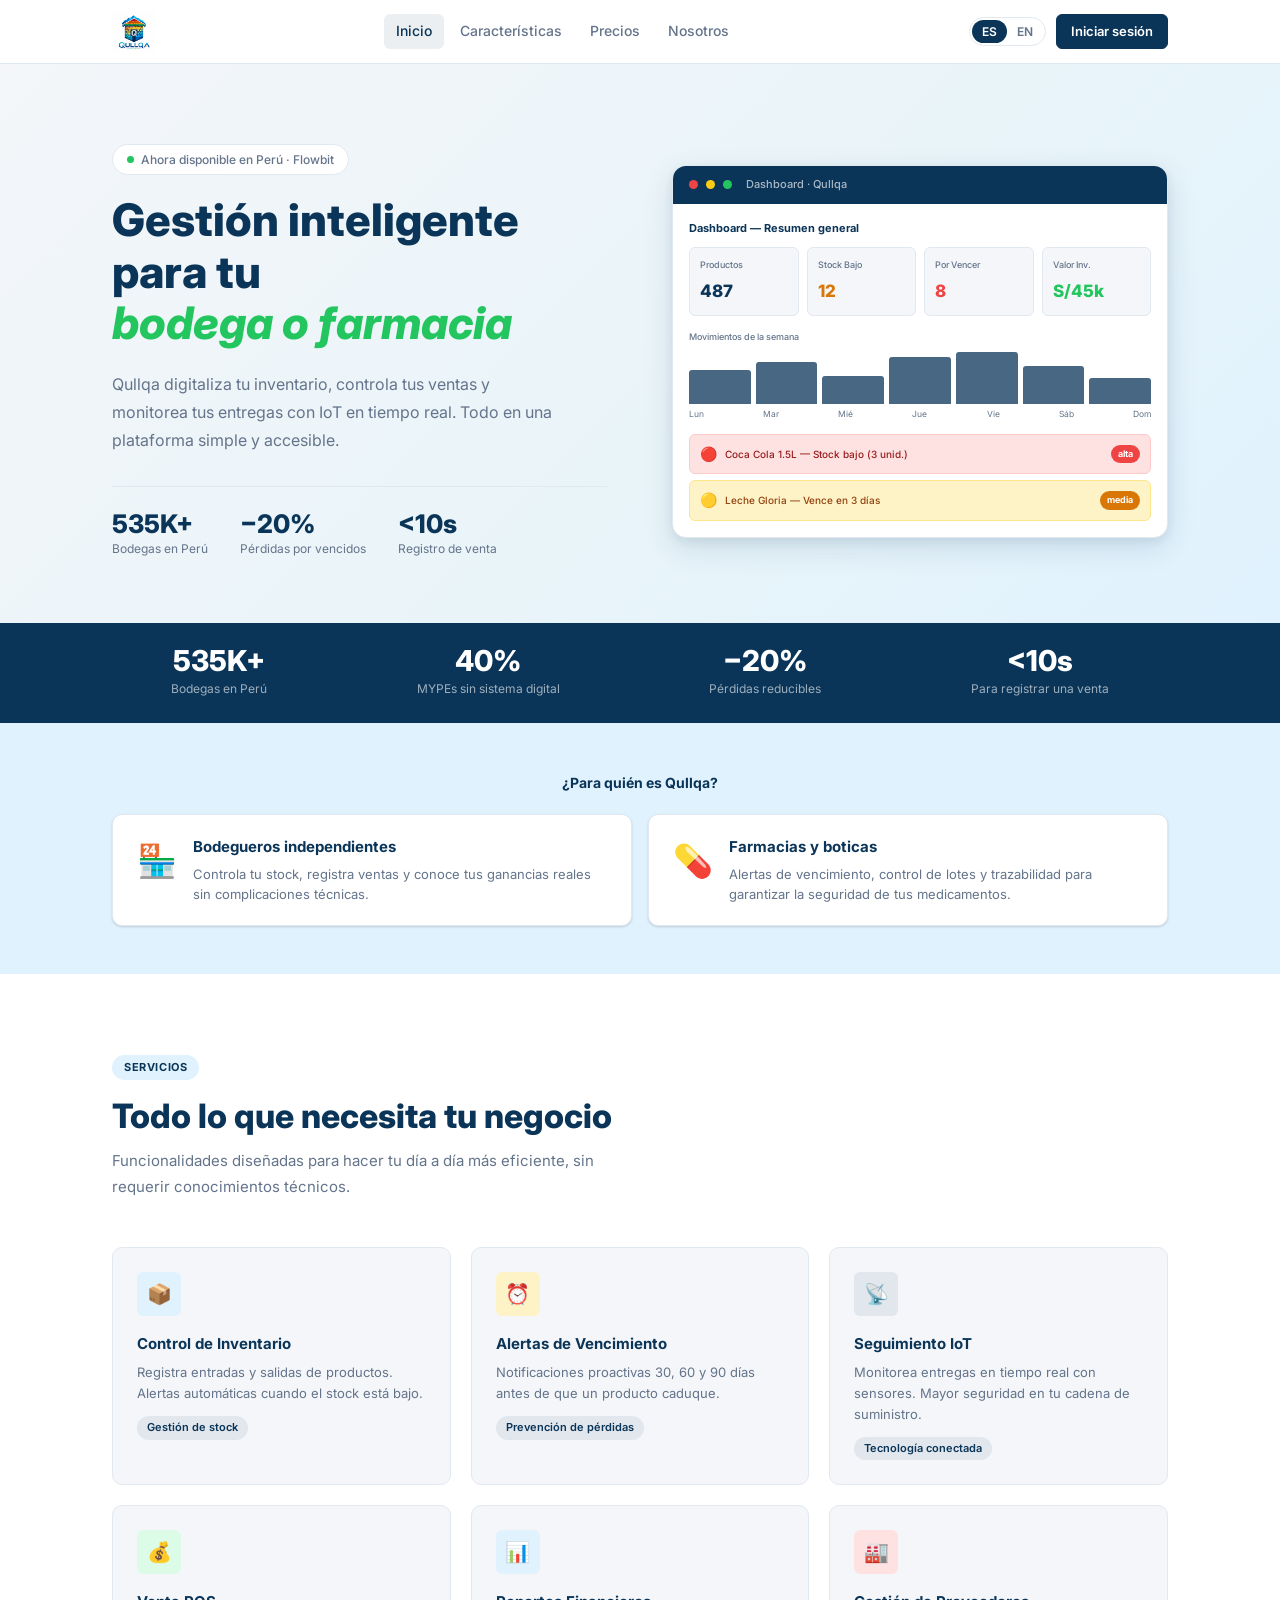
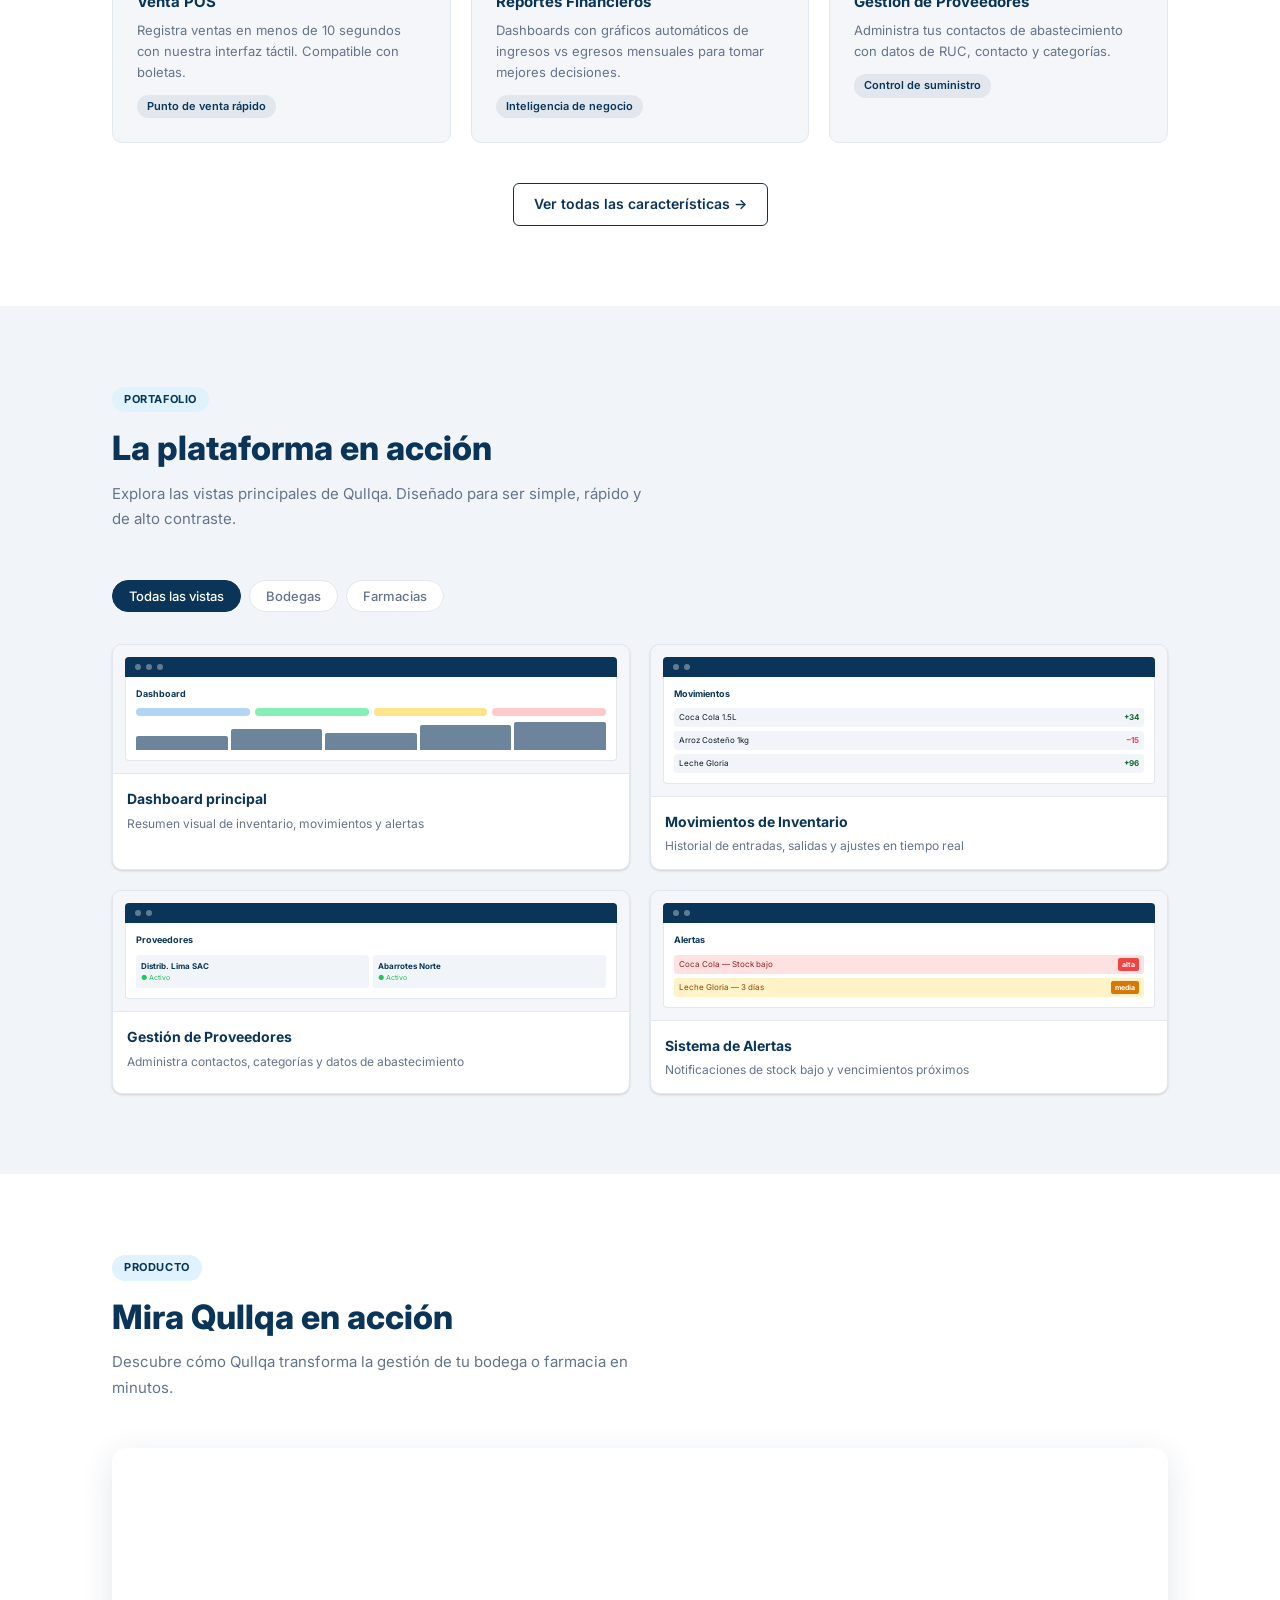
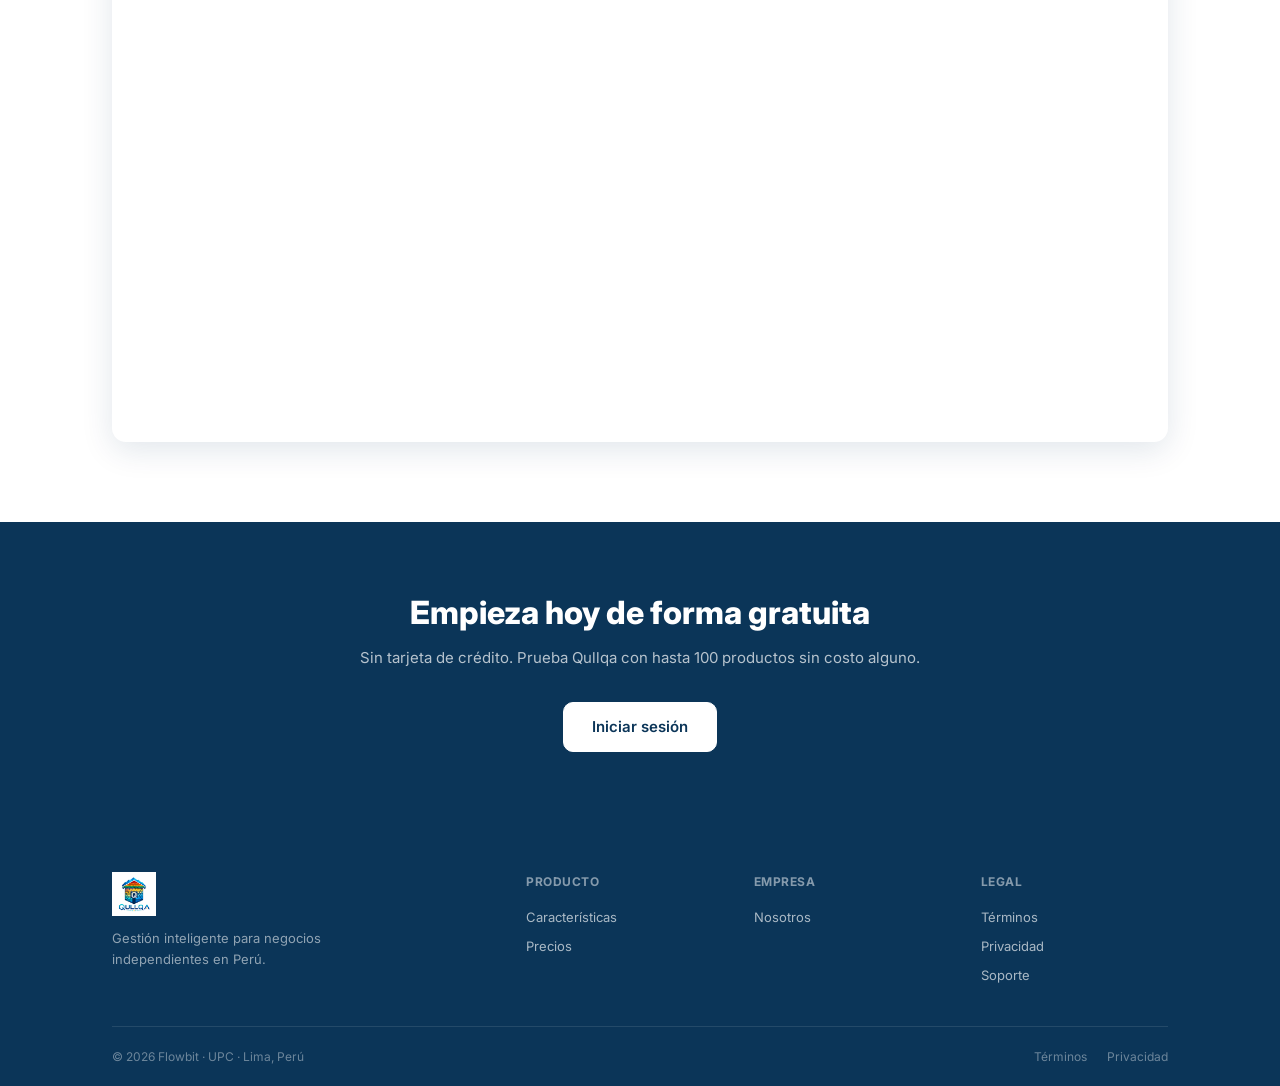
<file: index.html>
<!DOCTYPE html>
<html lang="es">
<head>
  <meta charset="UTF-8" />
  <meta name="viewport" content="width=device-width, initial-scale=1.0" />
  <title>Qullqa — Gestión Inteligente para tu Negocio</title>
  <meta name="description" content="Qullqa digitaliza tu inventario, controla tus ventas y monitorea tus entregas con IoT en tiempo real. La solución ideal para bodegas y farmacias en Perú." />
  <meta name="keywords" content="gestión de inventario, bodega, farmacia, control de stock, IoT, ventas POS, MYPE, Perú, Flowbit, Qullqa" />
  <meta name="author" content="Flowbit Team" />
  <meta name="copyright" content="Copyright Flowbit 2026" />
  <link rel="stylesheet" href="css/styles.css" />
  <style>
    /* Scroll reveal */
    .reveal { opacity: 0; transform: translateY(18px); transition: opacity .5s ease, transform .5s ease; }
    .reveal.visible { opacity: 1; transform: none; }
  </style>
</head>
<body>

<!-- ══════════ NAVBAR ══════════ -->
<nav class="navbar">
  <div class="navbar-container">
    <a class="navbar-logo" href="index.html">
      <img src="logo.jpeg" alt="Qullqa" style="height:44px;width:auto;">
    </a>
    <div class="navbar-links">
      <a href="index.html" data-i18n="nav.home">Inicio</a>
      <a href="features.html" data-i18n="nav.features">Características</a>
      <a href="pricing.html" data-i18n="nav.pricing">Precios</a>
      <a href="about.html" data-i18n="nav.about">Nosotros</a>
    </div>
    <div class="navbar-actions">
      <div class="lang-switcher">
        <button class="lang-btn active" data-lang="es">ES</button>
        <button class="lang-btn" data-lang="en">EN</button>
      </div>
      <a href="https://calm-tree-02cb7940f.7.azurestaticapps.net" class="btn btn-primary btn-sm" data-i18n="login.tag">Iniciar sesión</a>
    </div>
  </div>
</nav>

<!-- ══════════ HERO ══════════ -->
<section class="hero">
  <div class="container">
    <div class="hero-grid">
      <div class="hero-copy">
        <div class="pill">
          <span class="pill-dot"></span>
          <span data-i18n="hero.badge">Ahora disponible en Perú · Flowbit</span>
        </div>
        <h1 class="hero-title">
          <span data-i18n="hero.title.line1">Gestión inteligente para tu</span><br>
          <em class="highlight" data-i18n="hero.title.highlight">bodega o farmacia</em>
        </h1>
        <p class="hero-desc" data-i18n="hero.desc">
          Qullqa digitaliza tu inventario, controla tus ventas y monitorea tus entregas con IoT en tiempo real. Todo en una plataforma simple y accesible.
        </p>
        <div class="hero-stats">
          <div class="hero-stat">
            <div class="stat-val" data-i18n="hero.stat1.val">535K+</div>
            <div class="stat-lbl" data-i18n="hero.stat1.lbl">Bodegas en Perú</div>
          </div>
          <div class="hero-stat">
            <div class="stat-val" data-i18n="hero.stat2.val">−20%</div>
            <div class="stat-lbl" data-i18n="hero.stat2.lbl">Pérdidas por vencidos</div>
          </div>
          <div class="hero-stat">
            <div class="stat-val" data-i18n="hero.stat3.val">&lt;10s</div>
            <div class="stat-lbl" data-i18n="hero.stat3.lbl">Registro de venta</div>
          </div>
        </div>
      </div>

      <!-- Dashboard Mockup -->
      <div class="hero-visual">
        <div class="hv-topbar">
          <div class="hv-dot" style="background:#EF4444;"></div>
          <div class="hv-dot" style="background:#FACC15;"></div>
          <div class="hv-dot" style="background:#22C55E;"></div>
          <span class="hv-title">Dashboard · Qullqa</span>
        </div>
        <div class="hv-body">
          <div class="hv-label">Dashboard — Resumen general</div>
          <div class="hv-cards">
            <div class="hv-card">
              <div class="hv-card-lbl">Productos</div>
              <div class="hv-card-val">487</div>
            </div>
            <div class="hv-card">
              <div class="hv-card-lbl">Stock Bajo</div>
              <div class="hv-card-val warn">12</div>
            </div>
            <div class="hv-card">
              <div class="hv-card-lbl">Por Vencer</div>
              <div class="hv-card-val danger">8</div>
            </div>
            <div class="hv-card">
              <div class="hv-card-lbl">Valor Inv.</div>
              <div class="hv-card-val green">S/45k</div>
            </div>
          </div>
          <div class="hv-chart-lbl">Movimientos de la semana</div>
          <div class="hv-bars">
            <div class="hv-bar" style="height:65%"></div>
            <div class="hv-bar" style="height:82%"></div>
            <div class="hv-bar" style="height:54%"></div>
            <div class="hv-bar" style="height:91%"></div>
            <div class="hv-bar" style="height:100%"></div>
            <div class="hv-bar" style="height:73%"></div>
            <div class="hv-bar" style="height:50%"></div>
          </div>
          <div class="hv-days">
            <span>Lun</span><span>Mar</span><span>Mié</span>
            <span>Jue</span><span>Vie</span><span>Sáb</span><span>Dom</span>
          </div>
          <div class="hv-alert">
            <span style="font-size:14px;">🔴</span>
            <span class="hv-alert-text">Coca Cola 1.5L — Stock bajo (3 unid.)</span>
            <span class="hv-alert-badge">alta</span>
          </div>
          <div class="hv-alert-warn">
            <span style="font-size:14px;">🟡</span>
            <span class="hv-alert-text">Leche Gloria — Vence en 3 días</span>
            <span class="hv-alert-badge">media</span>
          </div>
        </div>
      </div>
    </div>
  </div>
</section>

<!-- ══════════ STATS BAR ══════════ -->
<div class="stats-bar">
  <div class="container">
    <div class="stats-bar-inner">
      <div class="stats-bar-item">
        <div class="stats-bar-val" data-i18n="stats.s1.val">535K+</div>
        <div class="stats-bar-lbl" data-i18n="stats.s1.lbl">Bodegas en Perú</div>
      </div>
      <div class="stats-bar-item">
        <div class="stats-bar-val" data-i18n="stats.s2.val">40%</div>
        <div class="stats-bar-lbl" data-i18n="stats.s2.lbl">MYPEs sin sistema digital</div>
      </div>
      <div class="stats-bar-item">
        <div class="stats-bar-val" data-i18n="stats.s3.val">−20%</div>
        <div class="stats-bar-lbl" data-i18n="stats.s3.lbl">Pérdidas reducibles</div>
      </div>
      <div class="stats-bar-item">
        <div class="stats-bar-val" data-i18n="stats.s4.val">&lt;10s</div>
        <div class="stats-bar-lbl" data-i18n="stats.s4.lbl">Para registrar una venta</div>
      </div>
    </div>
  </div>
</div>

<!-- ══════════ SEGMENTS ══════════ -->
<div class="segments">
  <div class="container">
    <p class="segments-label" data-i18n="seg.label">¿Para quién es Qullqa?</p>
    <div class="segments-grid">
      <div class="seg-card">
        <div class="seg-icon">🏪</div>
        <div>
          <div class="seg-name" data-i18n="seg.bodegas.name">Bodegueros independientes</div>
          <div class="seg-desc" data-i18n="seg.bodegas.desc">Controla tu stock, registra ventas y conoce tus ganancias reales sin complicaciones técnicas.</div>
        </div>
      </div>
      <div class="seg-card">
        <div class="seg-icon">💊</div>
        <div>
          <div class="seg-name" data-i18n="seg.farmacias.name">Farmacias y boticas</div>
          <div class="seg-desc" data-i18n="seg.farmacias.desc">Alertas de vencimiento, control de lotes y trazabilidad para garantizar la seguridad de tus medicamentos.</div>
        </div>
      </div>
    </div>
  </div>
</div>

<!-- ══════════ FEATURES ══════════ -->
<section class="features-section">
  <div class="container">
    <div class="section-header">
      <span class="section-tag" data-i18n="feat.tag">Servicios</span>
      <h2 class="section-title" data-i18n="feat.title">Todo lo que necesita tu negocio</h2>
      <p class="section-sub" data-i18n="feat.subtitle">Funcionalidades diseñadas para hacer tu día a día más eficiente, sin requerir conocimientos técnicos.</p>
    </div>
    <div class="features-grid">
      <div class="feat-card">
        <div class="feat-icon-wrap blue">📦</div>
        <div class="feat-name" data-i18n="feat.f1.name">Control de Inventario</div>
        <div class="feat-desc" data-i18n="feat.f1.desc">Registra entradas y salidas de productos. Alertas automáticas cuando el stock está bajo.</div>
        <span class="feat-tag" data-i18n="feat.f1.tag">Gestión de stock</span>
      </div>
      <div class="feat-card">
        <div class="feat-icon-wrap yellow">⏰</div>
        <div class="feat-name" data-i18n="feat.f2.name">Alertas de Vencimiento</div>
        <div class="feat-desc" data-i18n="feat.f2.desc">Notificaciones proactivas 30, 60 y 90 días antes de que un producto caduque.</div>
        <span class="feat-tag" data-i18n="feat.f2.tag">Prevención de pérdidas</span>
      </div>
      <div class="feat-card">
        <div class="feat-icon-wrap navy">📡</div>
        <div class="feat-name" data-i18n="feat.f3.name">Seguimiento IoT</div>
        <div class="feat-desc" data-i18n="feat.f3.desc">Monitorea entregas en tiempo real con sensores. Mayor seguridad en tu cadena de suministro.</div>
        <span class="feat-tag" data-i18n="feat.f3.tag">Tecnología conectada</span>
      </div>
      <div class="feat-card">
        <div class="feat-icon-wrap green">💰</div>
        <div class="feat-name" data-i18n="feat.f4.name">Venta POS</div>
        <div class="feat-desc" data-i18n="feat.f4.desc">Registra ventas en menos de 10 segundos con nuestra interfaz táctil. Compatible con boletas.</div>
        <span class="feat-tag" data-i18n="feat.f4.tag">Punto de venta rápido</span>
      </div>
      <div class="feat-card">
        <div class="feat-icon-wrap blue">📊</div>
        <div class="feat-name" data-i18n="feat.f5.name">Reportes Financieros</div>
        <div class="feat-desc" data-i18n="feat.f5.desc">Dashboards con gráficos automáticos de ingresos vs egresos mensuales para tomar mejores decisiones.</div>
        <span class="feat-tag" data-i18n="feat.f5.tag">Inteligencia de negocio</span>
      </div>
      <div class="feat-card">
        <div class="feat-icon-wrap red">🏭</div>
        <div class="feat-name" data-i18n="feat.f6.name">Gestión de Proveedores</div>
        <div class="feat-desc" data-i18n="feat.f6.desc">Administra tus contactos de abastecimiento con datos de RUC, contacto y categorías.</div>
        <span class="feat-tag" data-i18n="feat.f6.tag">Control de suministro</span>
      </div>
    </div>
    <div style="text-align:center; margin-top:2.5rem;">
      <a href="features.html" class="btn btn-outline">Ver todas las características →</a>
    </div>
  </div>
</section>

<!-- ══════════ PORTFOLIO ══════════ -->
<section class="portfolio-section">
  <div class="container">
    <div class="section-header">
      <span class="section-tag" data-i18n="port.tag">Portafolio</span>
      <h2 class="section-title" data-i18n="port.title">La plataforma en acción</h2>
      <p class="section-sub" data-i18n="port.subtitle">Explora las vistas principales de Qullqa. Diseñado para ser simple, rápido y de alto contraste.</p>
    </div>
    <div class="port-tabs">
      <button class="port-tab active" data-i18n="port.tab1">Todas las vistas</button>
      <button class="port-tab" data-i18n="port.tab2">Bodegas</button>
      <button class="port-tab" data-i18n="port.tab3">Farmacias</button>
    </div>
    <div class="port-grid">
      <div class="port-item">
        <div class="port-screen">
          <div class="port-mini-bar">
            <div class="port-mini-dot"></div><div class="port-mini-dot"></div><div class="port-mini-dot"></div>
          </div>
          <div class="port-mini-body">
            <div class="port-mini-title">Dashboard</div>
            <div class="port-mini-row">
              <div class="port-mini-cell filled"></div>
              <div class="port-mini-cell green"></div>
              <div class="port-mini-cell warn"></div>
              <div class="port-mini-cell red"></div>
            </div>
            <div style="display:flex;align-items:flex-end;gap:3px;height:28px;margin-top:6px;">
              <div style="flex:1;background:var(--primary);border-radius:2px 2px 0 0;height:50%;opacity:.6;"></div>
              <div style="flex:1;background:var(--primary);border-radius:2px 2px 0 0;height:75%;opacity:.6;"></div>
              <div style="flex:1;background:var(--primary);border-radius:2px 2px 0 0;height:60%;opacity:.6;"></div>
              <div style="flex:1;background:var(--primary);border-radius:2px 2px 0 0;height:90%;opacity:.6;"></div>
              <div style="flex:1;background:var(--primary);border-radius:2px 2px 0 0;height:100%;opacity:.6;"></div>
            </div>
          </div>
        </div>
        <div class="port-info">
          <div class="port-info-name" data-i18n="port.p1.name">Dashboard principal</div>
          <div class="port-info-desc" data-i18n="port.p1.desc">Resumen visual de inventario, movimientos y alertas</div>
        </div>
      </div>
      <div class="port-item">
        <div class="port-screen">
          <div class="port-mini-bar">
            <div class="port-mini-dot"></div><div class="port-mini-dot"></div>
          </div>
          <div class="port-mini-body">
            <div class="port-mini-title">Movimientos</div>
            <div style="display:flex;flex-direction:column;gap:4px;">
              <div style="display:flex;justify-content:space-between;padding:3px 5px;background:var(--gray-100);border-radius:3px;">
                <span style="font-size:8px;">Coca Cola 1.5L</span>
                <span style="font-size:8px;color:#166534;font-weight:700;">+34</span>
              </div>
              <div style="display:flex;justify-content:space-between;padding:3px 5px;background:var(--gray-100);border-radius:3px;">
                <span style="font-size:8px;">Arroz Costeño 1kg</span>
                <span style="font-size:8px;color:var(--danger);font-weight:700;">−15</span>
              </div>
              <div style="display:flex;justify-content:space-between;padding:3px 5px;background:var(--gray-100);border-radius:3px;">
                <span style="font-size:8px;">Leche Gloria</span>
                <span style="font-size:8px;color:#166534;font-weight:700;">+96</span>
              </div>
            </div>
          </div>
        </div>
        <div class="port-info">
          <div class="port-info-name" data-i18n="port.p2.name">Movimientos de Inventario</div>
          <div class="port-info-desc" data-i18n="port.p2.desc">Historial de entradas, salidas y ajustes en tiempo real</div>
        </div>
      </div>
      <div class="port-item">
        <div class="port-screen">
          <div class="port-mini-bar">
            <div class="port-mini-dot"></div><div class="port-mini-dot"></div>
          </div>
          <div class="port-mini-body">
            <div class="port-mini-title">Proveedores</div>
            <div style="display:grid;grid-template-columns:1fr 1fr;gap:4px;">
              <div style="padding:5px;background:var(--gray-100);border-radius:3px;">
                <div style="font-size:8px;font-weight:700;color:var(--primary);">Distrib. Lima SAC</div>
                <div style="font-size:7px;color:var(--success);">● Activo</div>
              </div>
              <div style="padding:5px;background:var(--gray-100);border-radius:3px;">
                <div style="font-size:8px;font-weight:700;color:var(--primary);">Abarrotes Norte</div>
                <div style="font-size:7px;color:var(--success);">● Activo</div>
              </div>
            </div>
          </div>
        </div>
        <div class="port-info">
          <div class="port-info-name" data-i18n="port.p3.name">Gestión de Proveedores</div>
          <div class="port-info-desc" data-i18n="port.p3.desc">Administra contactos, categorías y datos de abastecimiento</div>
        </div>
      </div>
      <div class="port-item">
        <div class="port-screen">
          <div class="port-mini-bar">
            <div class="port-mini-dot"></div><div class="port-mini-dot"></div>
          </div>
          <div class="port-mini-body">
            <div class="port-mini-title">Alertas</div>
            <div style="display:flex;flex-direction:column;gap:4px;">
              <div style="display:flex;justify-content:space-between;padding:3px 5px;background:var(--danger-light);border-radius:3px;">
                <span style="font-size:8px;color:#991B1B;">Coca Cola — Stock bajo</span>
                <span style="font-size:7px;font-weight:700;background:var(--danger);color:white;padding:1px 4px;border-radius:2px;">alta</span>
              </div>
              <div style="display:flex;justify-content:space-between;padding:3px 5px;background:var(--warning-light);border-radius:3px;">
                <span style="font-size:8px;color:#92400E;">Leche Gloria — 3 días</span>
                <span style="font-size:7px;font-weight:700;background:#D97706;color:white;padding:1px 4px;border-radius:2px;">media</span>
              </div>
            </div>
          </div>
        </div>
        <div class="port-info">
          <div class="port-info-name" data-i18n="port.p4.name">Sistema de Alertas</div>
          <div class="port-info-desc" data-i18n="port.p4.desc">Notificaciones de stock bajo y vencimientos próximos</div>
        </div>
      </div>
    </div>
  </div>
</section>

<!-- ══════════ VIDEO ABOUT THE PRODUCT ══════════ -->
<section class="video-section">
  <div class="container">
    <div class="section-header">
      <span class="section-tag" data-i18n="Producto">vid.product.tag</span>
      <h2 class="section-title" data-i18n="Mira Qullqa en acción">vid.product.title</h2>
      <p class="section-sub" data-i18n="Descubre cómo Qullqa transforma la gestión de tu bodega o farmacia en minutos.">vid.product.sub</p>
    </div>
    <div class="video-wrapper">
      <iframe
        src="https://www.youtube.com/embed/Qq3iAxf4G_4"
        title="Qullqa — About the Product"
        frameborder="0"
        allow="accelerometer; autoplay; clipboard-write; encrypted-media; gyroscope; picture-in-picture"
        allowfullscreen>
      </iframe>
    </div>
  </div>
</section>

<!-- ══════════ CTA BANNER ══════════ -->
<section class="cta-banner">
  <div class="container">
    <h2 class="section-title" data-i18n="cta.title">Empieza hoy de forma gratuita</h2>
    <p class="section-sub white" data-i18n="cta.sub">Sin tarjeta de crédito. Prueba Qullqa con hasta 100 productos sin costo alguno.</p>
    <div class="cta-banner-btns">
      <a href="https://calm-tree-02cb7940f.7.azurestaticapps.net" class="btn btn-primary btn-lg" style="background:white;color:var(--primary);border-color:white;" data-i18n="login.tag">Iniciar sesión</a>
    </div>
  </div>
</section>

<!-- ══════════ FOOTER ══════════ -->
<footer class="footer">
  <div class="container">
    <div class="footer-grid">
      <div class="footer-brand">
        <a class="navbar-logo" href="index.html">
          <img src="logo.jpeg" alt="Qullqa" style="height:44px;width:auto;">
        </a>
        <p class="footer-tagline" data-i18n="ft.tagline">Gestión inteligente para negocios independientes en Perú.</p>
      </div>
      <div>
        <div class="footer-col-title" data-i18n="ft.product">Producto</div>
        <div class="footer-links-list">
          <a href="features.html" data-i18n="nav.features">Características</a>
          <a href="pricing.html" data-i18n="nav.pricing">Precios</a>
        </div>
      </div>
      <div>
        <div class="footer-col-title" data-i18n="ft.company">Empresa</div>
        <div class="footer-links-list">
          <a href="about.html" data-i18n="nav.about">Nosotros</a>
        </div>
      </div>
      <div>
        <div class="footer-col-title" data-i18n="ft.legal">Legal</div>
        <div class="footer-links-list">
          <a href="#" data-i18n="ft.terms">Términos</a>
          <a href="#" data-i18n="ft.privacy">Privacidad</a>
          <a href="#" data-i18n="ft.support">Soporte</a>
        </div>
      </div>
    </div>
    <div class="footer-bottom">
      <span class="footer-copy" data-i18n="ft.copy">© 2026 Flowbit · UPC · Lima, Perú</span>
      <div class="footer-legal">
        <a href="#" data-i18n="ft.terms">Términos</a>
        <a href="#" data-i18n="ft.privacy">Privacidad</a>
      </div>
    </div>
  </div>
</footer>

<script src="js/i18n.js"></script>
<script src="js/main.js"></script>
</body>
</html>
</file>
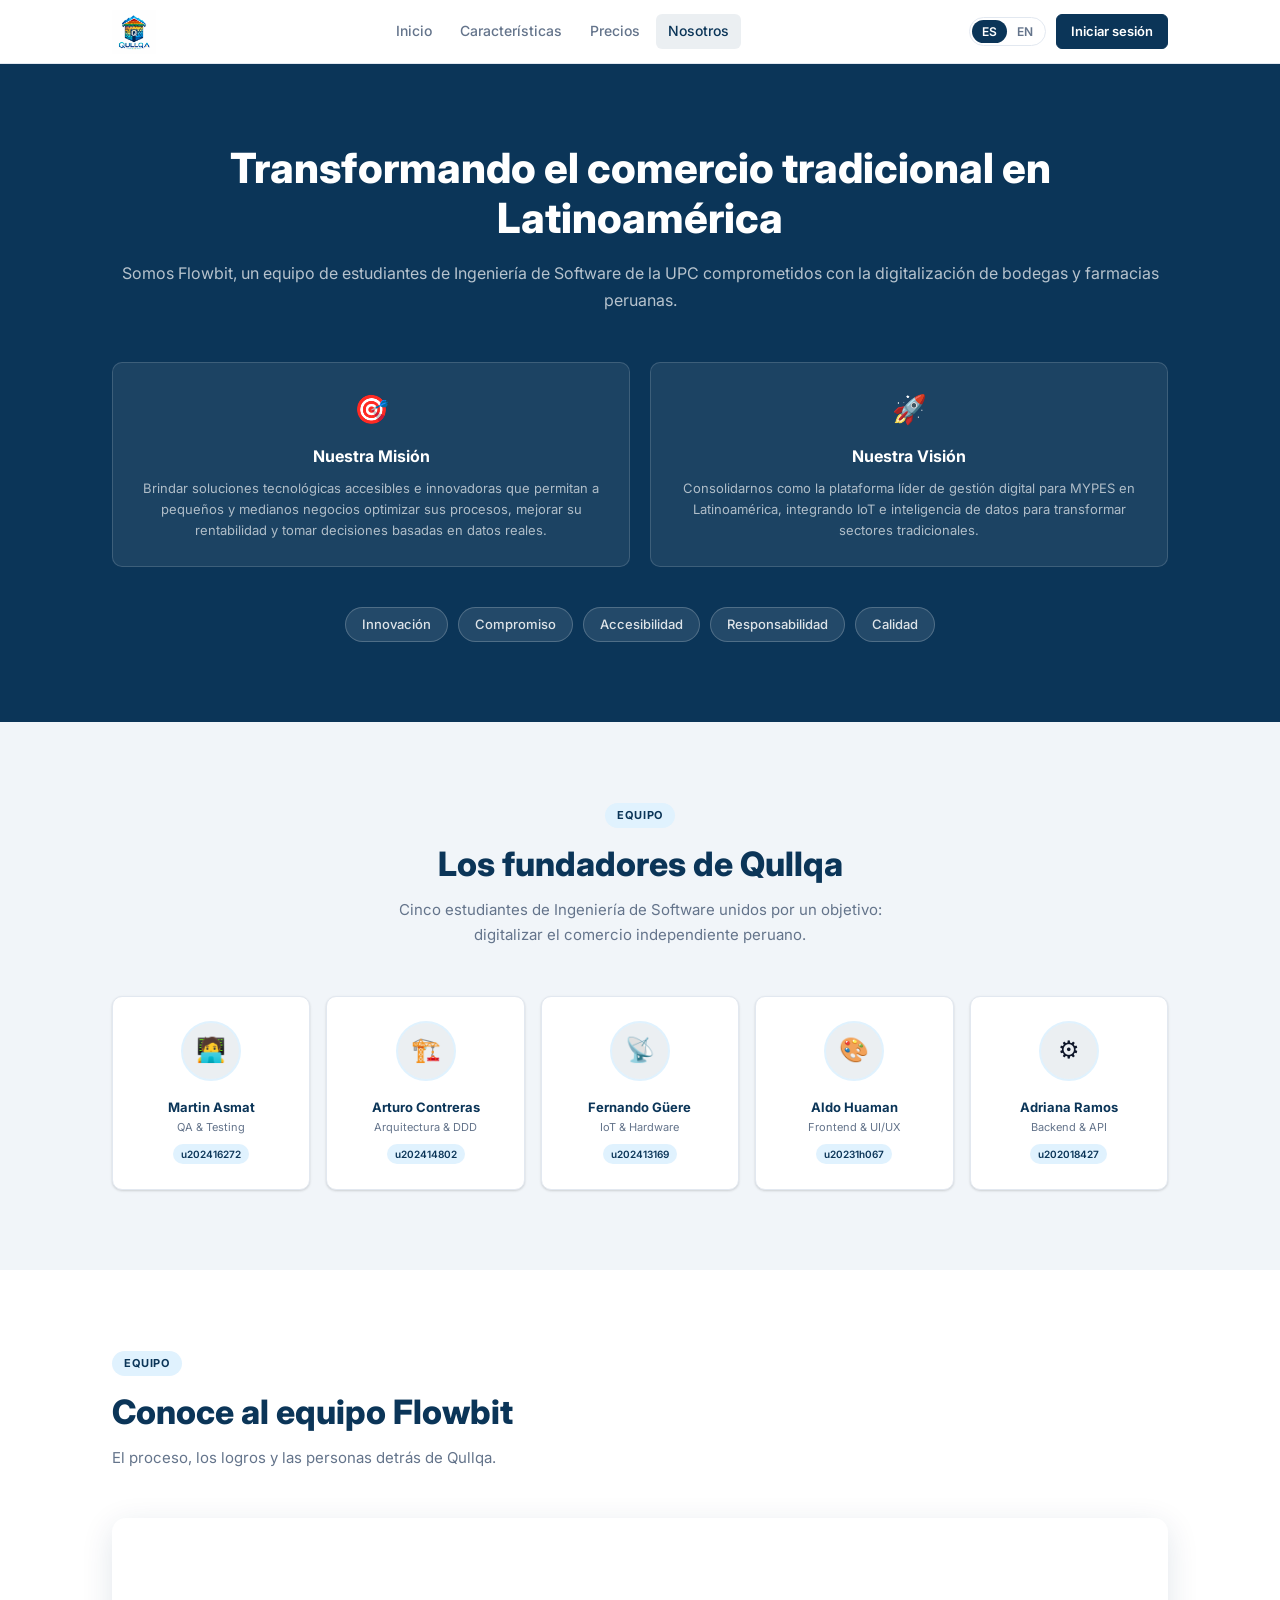
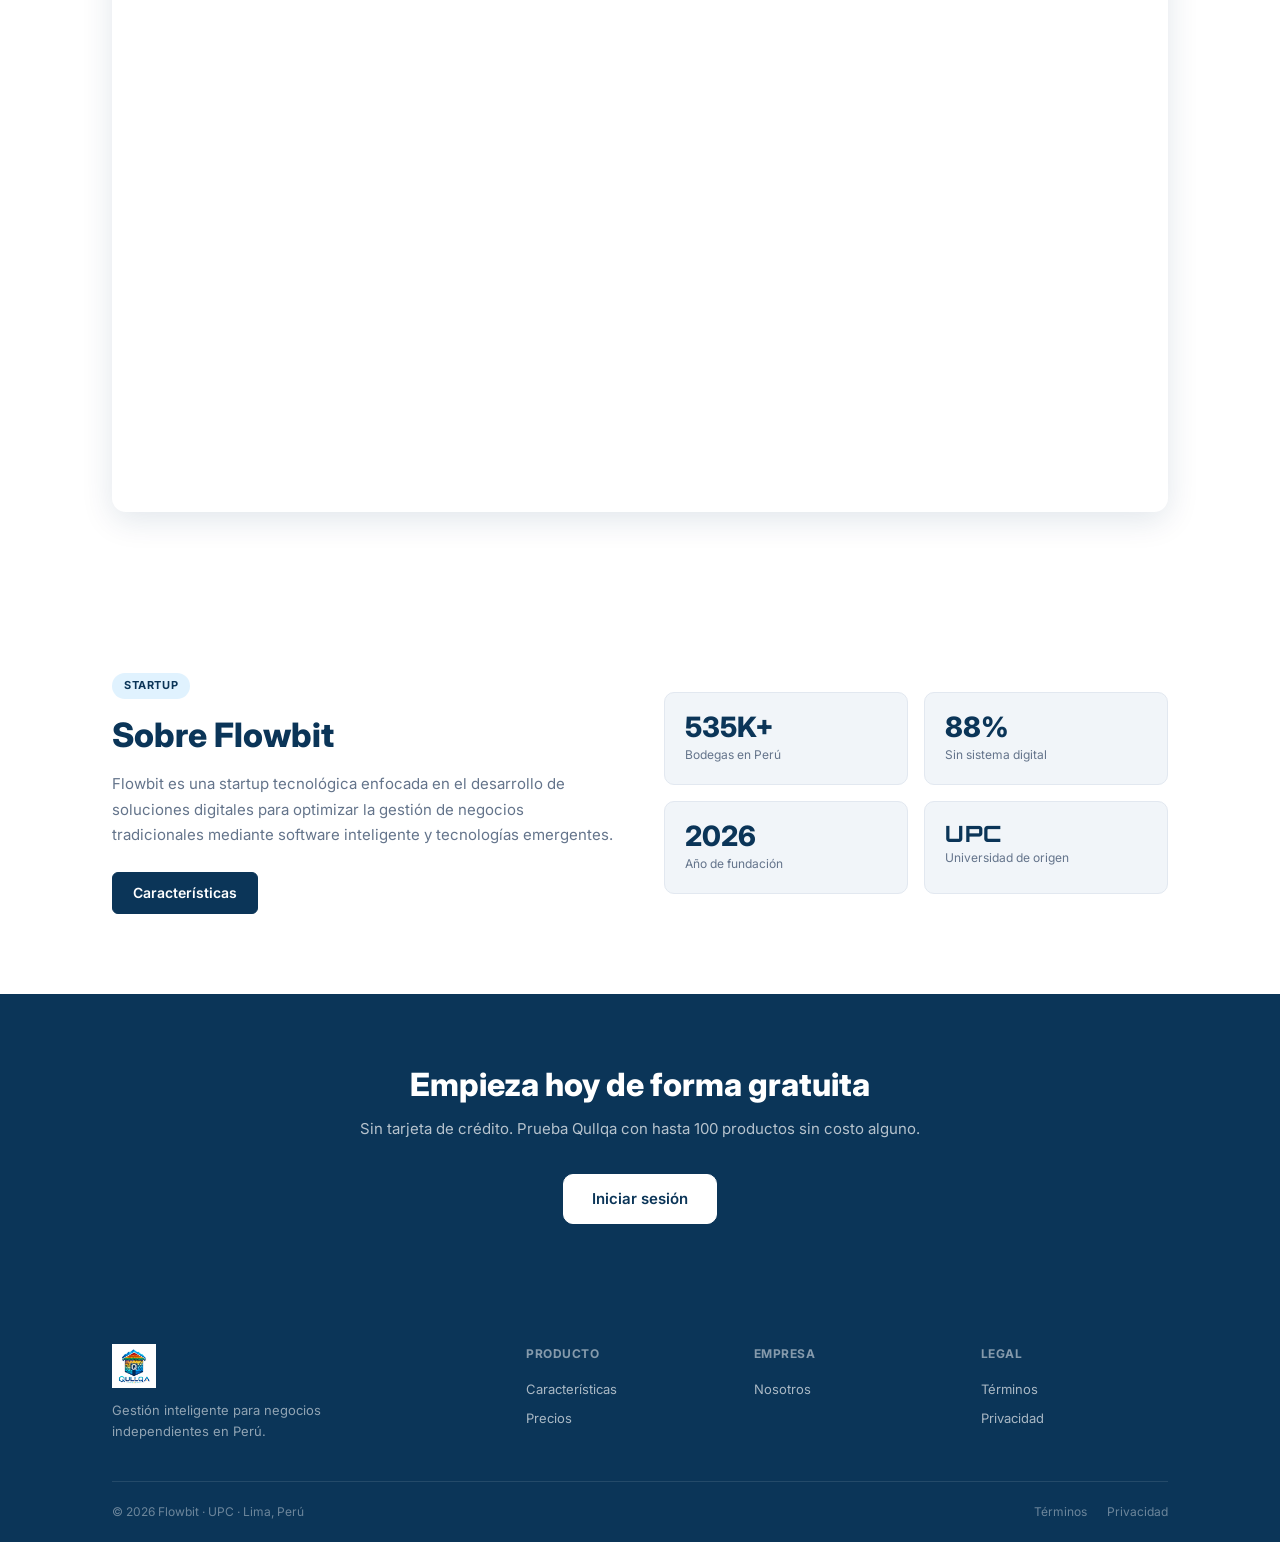
<file: about.html>
<!DOCTYPE html>
<html lang="es">
<head>
  <meta charset="UTF-8" />
  <meta name="viewport" content="width=device-width, initial-scale=1.0" />
  <title>Nosotros — Qullqa</title>
  <meta name="description" content="Somos Flowbit, una startup tecnológica de estudiantes UPC comprometidos con la digitalización del comercio independiente peruano." />
  <link rel="stylesheet" href="css/styles.css" />
  <style>
    .reveal { opacity: 0; transform: translateY(18px); transition: opacity .5s ease, transform .5s ease; }
    .reveal.visible { opacity: 1; transform: none; }
  </style>
</head>
<body>

<!-- ══════════ NAVBAR ══════════ -->
<nav class="navbar">
  <div class="navbar-container">
    <a class="navbar-logo" href="index.html">
      <img src="logo.jpeg" alt="Qullqa" style="height:44px;width:auto;">
    </a>
    <div class="navbar-links">
      <a href="index.html" data-i18n="nav.home">Inicio</a>
      <a href="features.html" data-i18n="nav.features">Características</a>
      <a href="pricing.html" data-i18n="nav.pricing">Precios</a>
      <a href="about.html" class="active" data-i18n="nav.about">Nosotros</a>
    </div>
    <div class="navbar-actions">
      <div class="lang-switcher">
        <button class="lang-btn active" data-lang="es">ES</button>
        <button class="lang-btn" data-lang="en">EN</button>
      </div>
      <a href="https://calm-tree-02cb7940f.7.azurestaticapps.net" class="btn btn-primary btn-sm" data-i18n="login.tag">Iniciar sesión</a>
    </div>
  </div>
</nav>

<!-- ══════════ ABOUT HERO ══════════ -->
<section class="about-hero">
  <div class="container">
    <h1 class="section-title white" data-i18n="ab.hero.title">
      Transformando el comercio tradicional en Latinoamérica
    </h1>
    <p class="section-sub white" data-i18n="ab.hero.sub">
      Somos Flowbit, un equipo de estudiantes de Ingeniería de Software de la UPC comprometidos con la digitalización de bodegas y farmacias peruanas.
    </p>
    <!-- Mission & Vision inside hero -->
    <div class="mission-grid" style="margin-top:3rem;">
      <div class="mission-card">
        <div class="mission-card-icon">🎯</div>
        <div class="mission-card-title" data-i18n="ab.m1.title">Nuestra Misión</div>
        <div class="mission-card-text" data-i18n="ab.m1.text">Brindar soluciones tecnológicas accesibles e innovadoras que permitan a pequeños y medianos negocios optimizar sus procesos, mejorar su rentabilidad y tomar decisiones basadas en datos reales.</div>
      </div>
      <div class="mission-card">
        <div class="mission-card-icon">🚀</div>
        <div class="mission-card-title" data-i18n="ab.m2.title">Nuestra Visión</div>
        <div class="mission-card-text" data-i18n="ab.m2.text">Consolidarnos como la plataforma líder de gestión digital para MYPES en Latinoamérica, integrando IoT e inteligencia de datos para transformar sectores tradicionales.</div>
      </div>
    </div>
    <!-- Values -->
    <div class="values-row">
      <span class="value-chip" data-i18n="ab.val1">Innovación</span>
      <span class="value-chip" data-i18n="ab.val2">Compromiso</span>
      <span class="value-chip" data-i18n="ab.val3">Accesibilidad</span>
      <span class="value-chip" data-i18n="ab.val4">Responsabilidad</span>
      <span class="value-chip" data-i18n="ab.val5">Calidad</span>
    </div>
  </div>
</section>

<!-- ══════════ TEAM ══════════ -->
<section class="team-section">
  <div class="container">
    <div class="section-header center">
      <span class="section-tag" data-i18n="ab.team.tag">Equipo</span>
      <h2 class="section-title" data-i18n="ab.team.title">Los fundadores de Qullqa</h2>
      <p class="section-sub" data-i18n="ab.team.sub">Cinco estudiantes de Ingeniería de Software unidos por un objetivo: digitalizar el comercio independiente peruano.</p>
    </div>
    <div class="team-grid">

      <div class="team-card">
        <div class="team-avatar">🧑‍💻</div>
        <div class="team-name" data-i18n="ab.t1.name">Martin Asmat</div>
        <div class="team-role" data-i18n="ab.t1.role">QA & Testing</div>
        <span class="team-badge" data-i18n="ab.t1.badge">u202416272</span>
      </div>

      <div class="team-card">
        <div class="team-avatar">🏗️</div>
        <div class="team-name" data-i18n="ab.t2.name">Arturo Contreras</div>
        <div class="team-role" data-i18n="ab.t2.role">Arquitectura & DDD</div>
        <span class="team-badge" data-i18n="ab.t2.badge">u202414802</span>
      </div>

      <div class="team-card">
        <div class="team-avatar">📡</div>
        <div class="team-name" data-i18n="ab.t3.name">Fernando Güere</div>
        <div class="team-role" data-i18n="ab.t3.role">IoT & Hardware</div>
        <span class="team-badge" data-i18n="ab.t3.badge">u202413169</span>
      </div>

      <div class="team-card">
        <div class="team-avatar">🎨</div>
        <div class="team-name" data-i18n="ab.t4.name">Aldo Huaman</div>
        <div class="team-role" data-i18n="ab.t4.role">Frontend & UI/UX</div>
        <span class="team-badge" data-i18n="ab.t4.badge">u20231h067</span>
      </div>

      <div class="team-card">
        <div class="team-avatar">⚙️</div>
        <div class="team-name" data-i18n="ab.t5.name">Adriana Ramos</div>
        <div class="team-role" data-i18n="ab.t5.role">Backend & API</div>
        <span class="team-badge" data-i18n="ab.t5.badge">u202018427</span>
      </div>

    </div>
  </div>
</section>

<!-- ══════════ VIDEO ABOUT THE TEAM ══════════ -->
<section class="video-section">
  <div class="container">
    <div class="section-header">
      <span class="section-tag" data-i18n="Equipo">vid.team.tag</span>
      <h2 class="section-title" data-i18n="Conoce al equipo Flowbit">vid.team.title</h2>
      <p class="section-sub" data-i18n="El proceso, los logros y las personas detrás de Qullqa.">vid.team.sub</p>
    </div>
    <div class="video-wrapper">
      <iframe
        src="https://www.youtube.com/embed/iUh_RTxywNs"
        title="Flowbit — About the Team"
        frameborder="0"
        allow="accelerometer; autoplay; clipboard-write; encrypted-media; gyroscope; picture-in-picture"
        allowfullscreen>
      </iframe>
    </div>
  </div>
</section>

<!-- ══════════ ABOUT STARTUP ══════════ -->
<section class="startup-section">
  <div class="container">
    <div class="startup-grid">
      <div class="startup-text">
        <span class="section-tag" data-i18n="ab.s.tag">Startup</span>
        <h2 class="section-title" data-i18n="ab.s.title">Sobre Flowbit</h2>
        <p class="section-sub" data-i18n="ab.s.sub">Flowbit es una startup tecnológica enfocada en el desarrollo de soluciones digitales para optimizar la gestión de negocios tradicionales mediante software inteligente y tecnologías emergentes.</p>
        <div style="margin-top:1.5rem;">
          <a href="features.html" class="btn btn-primary" data-i18n="nav.features">Características</a>
        </div>
      </div>
      <div class="startup-stats">
        <div class="startup-stat">
          <div class="startup-stat-val" data-i18n="ab.s.s1.val">535K+</div>
          <div class="startup-stat-lbl" data-i18n="ab.s.s1.lbl">Bodegas en Perú</div>
        </div>
        <div class="startup-stat">
          <div class="startup-stat-val" data-i18n="ab.s.s2.val">88%</div>
          <div class="startup-stat-lbl" data-i18n="ab.s.s2.lbl">Sin sistema digital</div>
        </div>
        <div class="startup-stat">
          <div class="startup-stat-val" data-i18n="ab.s.s3.val">2026</div>
          <div class="startup-stat-lbl" data-i18n="ab.s.s3.lbl">Año de fundación</div>
        </div>
        <div class="startup-stat">
          <div class="startup-stat-val brand-font" style="font-size:1.4rem;" data-i18n="ab.s.s4.val">UPC</div>
          <div class="startup-stat-lbl" data-i18n="ab.s.s4.lbl">Universidad de origen</div>
        </div>
      </div>
    </div>
  </div>
</section>

<!-- ══════════ CTA BANNER ══════════ -->
<section class="cta-banner">
  <div class="container">
    <h2 class="section-title" data-i18n="cta.title">Empieza hoy de forma gratuita</h2>
    <p class="section-sub white" data-i18n="cta.sub">Sin tarjeta de crédito. Prueba Qullqa con hasta 100 productos sin costo alguno.</p>
    <div class="cta-banner-btns">
      <a href="https://calm-tree-02cb7940f.7.azurestaticapps.net" class="btn btn-primary btn-lg" style="background:white;color:var(--primary);border-color:white;"data-i18n="login.tag">Iniciar sesión</a>
    </div>
  </div>
</section>

<!-- ══════════ FOOTER ══════════ -->
<footer class="footer">
  <div class="container">
    <div class="footer-grid">
      <div class="footer-brand">
        <a class="navbar-logo" href="index.html">
          <img src="logo.jpeg" alt="Qullqa" style="height:44px;width:auto;">
        </a>
        <p class="footer-tagline" data-i18n="ft.tagline">Gestión inteligente para negocios independientes en Perú.</p>
      </div>
      <div>
        <div class="footer-col-title" data-i18n="ft.product">Producto</div>
        <div class="footer-links-list">
          <a href="features.html" data-i18n="nav.features">Características</a>
          <a href="pricing.html" data-i18n="nav.pricing">Precios</a>
        </div>
      </div>
      <div>
        <div class="footer-col-title" data-i18n="ft.company">Empresa</div>
        <div class="footer-links-list">
          <a href="about.html" data-i18n="nav.about">Nosotros</a>
        </div>
      </div>
      <div>
        <div class="footer-col-title" data-i18n="ft.legal">Legal</div>
        <div class="footer-links-list">
          <a href="#" data-i18n="ft.terms">Términos</a>
          <a href="#" data-i18n="ft.privacy">Privacidad</a>
        </div>
      </div>
    </div>
    <div class="footer-bottom">
      <span class="footer-copy" data-i18n="ft.copy">© 2026 Flowbit · UPC · Lima, Perú</span>
      <div class="footer-legal">
        <a href="#" data-i18n="ft.terms">Términos</a>
        <a href="#" data-i18n="ft.privacy">Privacidad</a>
      </div>
    </div>
  </div>
</footer>

<script src="js/i18n.js"></script>
<script src="js/main.js"></script>
</body>
</html>
</file>
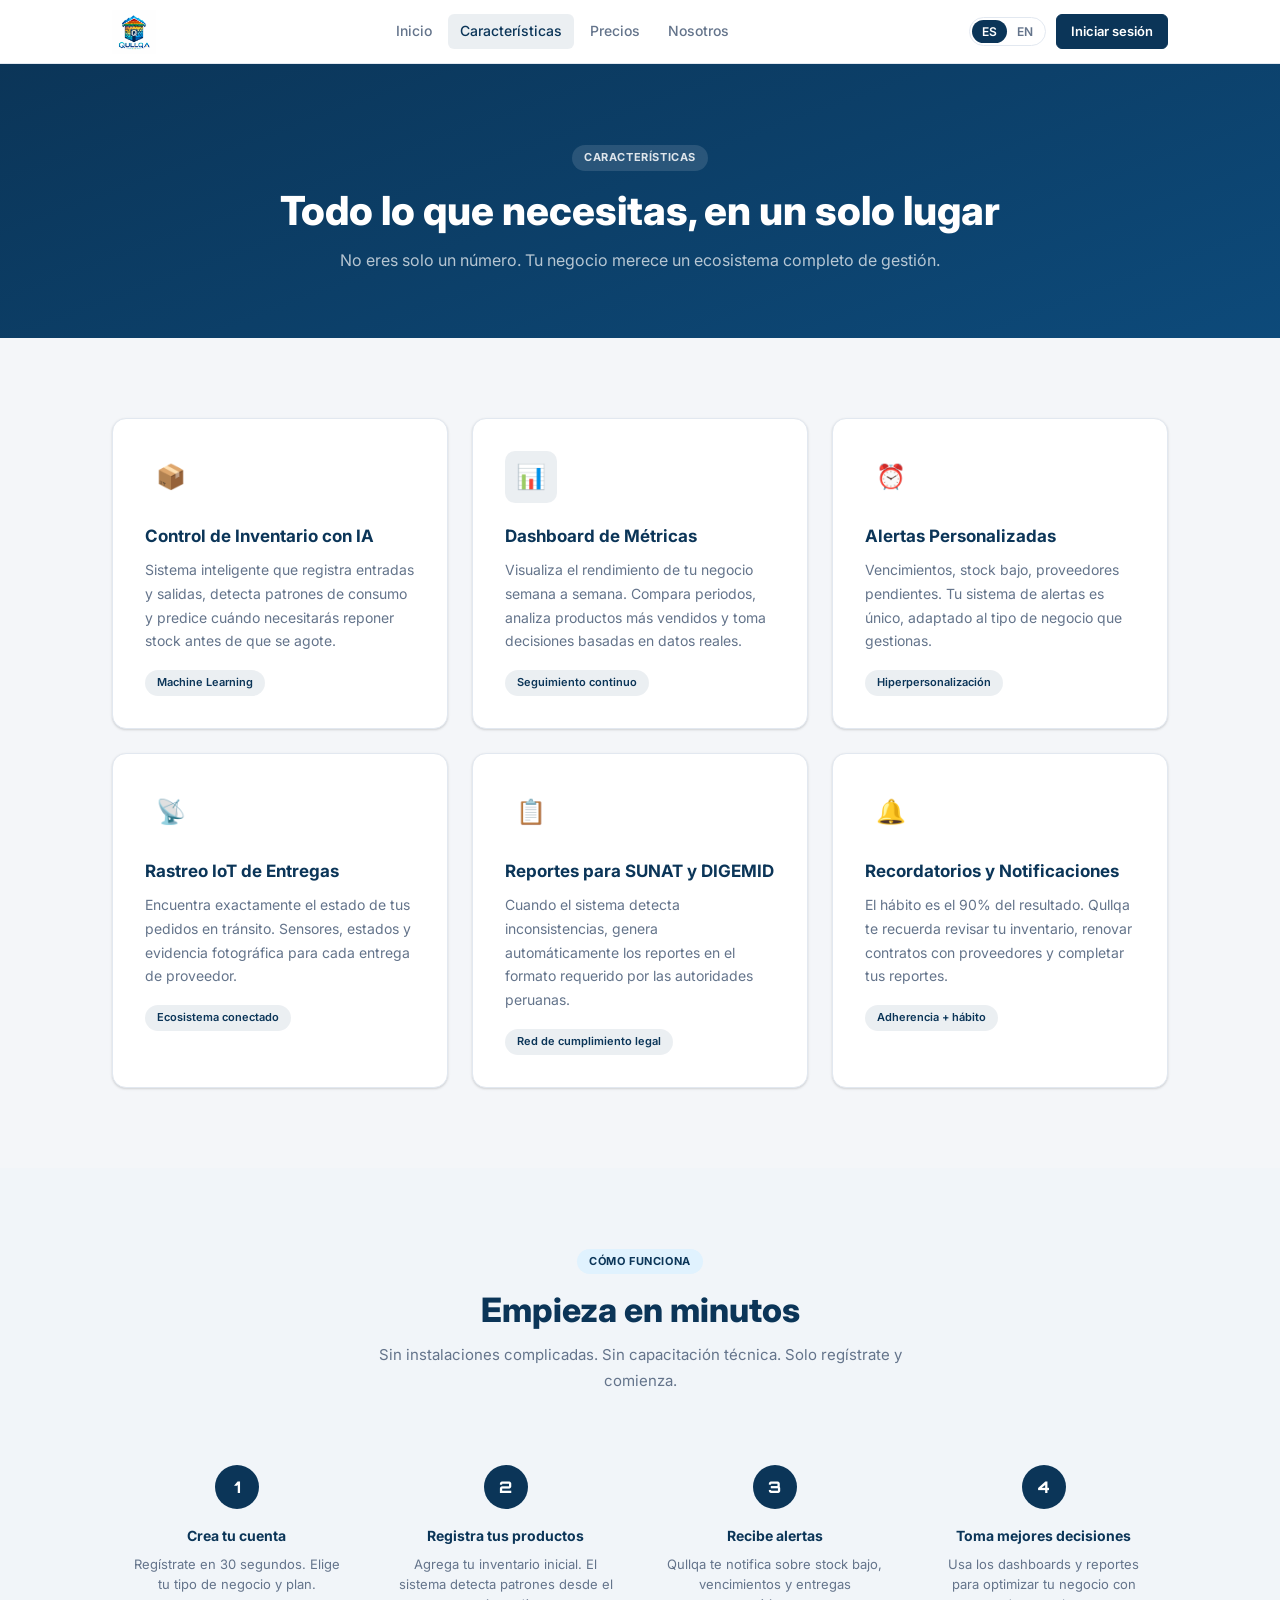
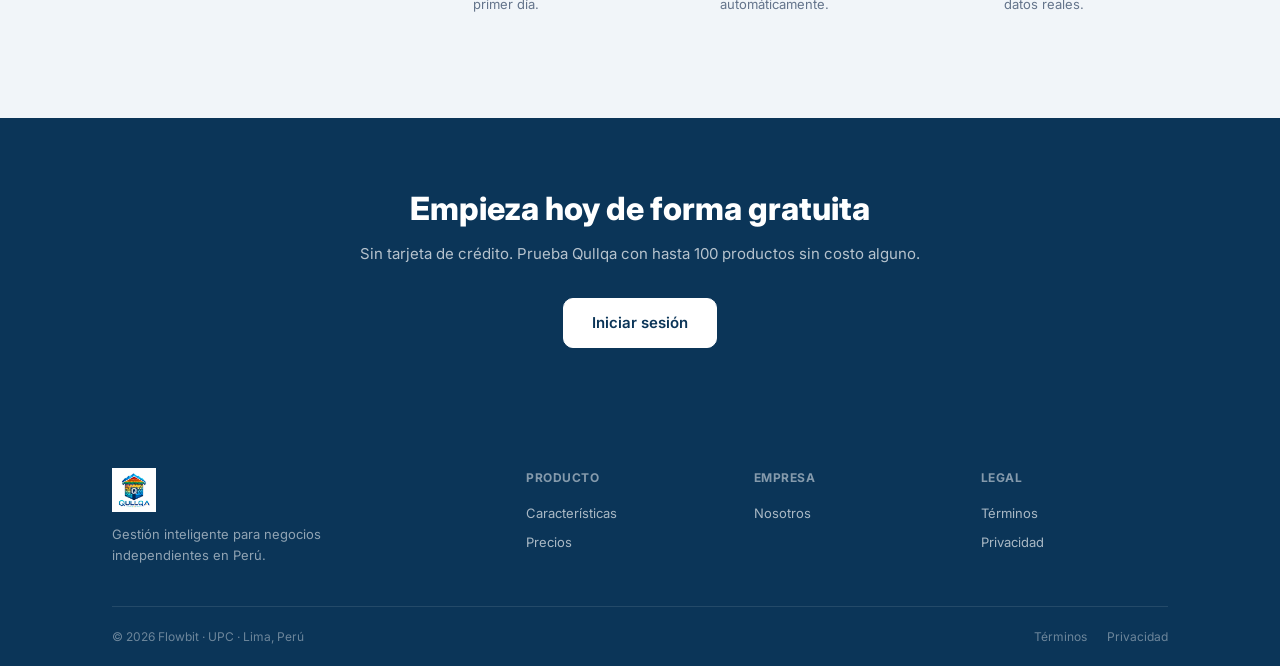
<file: features.html>
<!DOCTYPE html>
<html lang="es">
<head>
    <meta charset="UTF-8" />
    <meta name="viewport" content="width=device-width, initial-scale=1.0" />
    <title>Características — Qullqa</title>
    <meta name="description" content="Descubre todas las funcionalidades de Qullqa: control de inventario, alertas de vencimiento, IoT, POS y más para tu bodega o farmacia." />
    <link rel="stylesheet" href="css/styles.css" />
    <style>
        .reveal { opacity: 0; transform: translateY(18px); transition: opacity .5s ease, transform .5s ease; }
        .reveal.visible { opacity: 1; transform: none; }
    </style>
</head>
<body>

<!-- ══════════ NAVBAR ══════════ -->
<nav class="navbar">
    <div class="navbar-container">
        <a class="navbar-logo" href="index.html">
            <img src="logo.jpeg" alt="Qullqa" style="height:44px;width:auto;">
        </a>
        <div class="navbar-links">
            <a href="index.html" data-i18n="nav.home">Inicio</a>
            <a href="features.html" class="active" data-i18n="nav.features">Características</a>
            <a href="pricing.html" data-i18n="nav.pricing">Precios</a>
            <a href="about.html" data-i18n="nav.about">Nosotros</a>
        </div>
        <div class="navbar-actions">
            <div class="lang-switcher">
                <button class="lang-btn active" data-lang="es">ES</button>
                <button class="lang-btn" data-lang="en">EN</button>
            </div>
            <a href="https://calm-tree-02cb7940f.7.azurestaticapps.net" class="btn btn-primary btn-sm" data-i18n="login.tag">Iniciar sesión</a>
        </div>
    </div>
</nav>

<!-- ══════════ PAGE HERO ══════════ -->
<section class="features-page-hero">
    <div class="container">
        <span class="section-tag white" data-i18n="fp.tag">Características</span>
        <h1 class="section-title white" style="font-size:clamp(1.8rem,4vw,2.5rem);margin-bottom:.75rem;" data-i18n="fp.title">
            Todo lo que necesitas, en un solo lugar
        </h1>
        <p class="section-sub white" data-i18n="fp.sub">
            No eres solo un número. Tu negocio merece un ecosistema completo de gestión.
        </p>
    </div>
</section>

<!-- ══════════ FEATURES GRID ══════════ -->
<section style="background:var(--gray-50); padding:var(--section-y) 0;">
    <div class="container">
        <div class="features-full-grid">

            <div class="feat-full-card">
                <div class="feat-full-icon blue">📦</div>
                <div class="feat-full-name" data-i18n="fp.f1.name">Control de Inventario con IA</div>
                <p class="feat-full-desc" data-i18n="fp.f1.desc">
                    Sistema inteligente que registra entradas y salidas, detecta patrones de consumo y predice cuándo necesitarás reponer stock antes de que se agote.
                </p>
                <span class="feat-full-tag" data-i18n="fp.f1.tag">Machine Learning</span>
            </div>

            <div class="feat-full-card">
                <div class="feat-full-icon" style="background:var(--primary-alpha);">📊</div>
                <div class="feat-full-name" data-i18n="fp.f2.name">Dashboard de Métricas</div>
                <p class="feat-full-desc" data-i18n="fp.f2.desc">
                    Visualiza el rendimiento de tu negocio semana a semana. Compara periodos, analiza productos más vendidos y toma decisiones basadas en datos reales.
                </p>
                <span class="feat-full-tag" data-i18n="fp.f2.tag">Seguimiento continuo</span>
            </div>

            <div class="feat-full-card">
                <div class="feat-full-icon yellow">⏰</div>
                <div class="feat-full-name" data-i18n="fp.f3.name">Alertas Personalizadas</div>
                <p class="feat-full-desc" data-i18n="fp.f3.desc">
                    Vencimientos, stock bajo, proveedores pendientes. Tu sistema de alertas es único, adaptado al tipo de negocio que gestionas.
                </p>
                <span class="feat-full-tag" data-i18n="fp.f3.tag">Hiperpersonalización</span>
            </div>

            <div class="feat-full-card">
                <div class="feat-full-icon navy">📡</div>
                <div class="feat-full-name" data-i18n="fp.f4.name">Rastreo IoT de Entregas</div>
                <p class="feat-full-desc" data-i18n="fp.f4.desc">
                    Encuentra exactamente el estado de tus pedidos en tránsito. Sensores, estados y evidencia fotográfica para cada entrega de proveedor.
                </p>
                <span class="feat-full-tag" data-i18n="fp.f4.tag">Ecosistema conectado</span>
            </div>

            <div class="feat-full-card">
                <div class="feat-full-icon red">📋</div>
                <div class="feat-full-name" data-i18n="fp.f5.name">Reportes para SUNAT y DIGEMID</div>
                <p class="feat-full-desc" data-i18n="fp.f5.desc">
                    Cuando el sistema detecta inconsistencias, genera automáticamente los reportes en el formato requerido por las autoridades peruanas.
                </p>
                <span class="feat-full-tag" data-i18n="fp.f5.tag">Red de cumplimiento legal</span>
            </div>

            <div class="feat-full-card">
                <div class="feat-full-icon green">🔔</div>
                <div class="feat-full-name" data-i18n="fp.f6.name">Recordatorios y Notificaciones</div>
                <p class="feat-full-desc" data-i18n="fp.f6.desc">
                    El hábito es el 90% del resultado. Qullqa te recuerda revisar tu inventario, renovar contratos con proveedores y completar tus reportes.
                </p>
                <span class="feat-full-tag" data-i18n="fp.f6.tag">Adherencia + hábito</span>
            </div>

        </div>
    </div>
</section>

<!-- ══════════ HOW IT WORKS ══════════ -->
<section class="how-section">
    <div class="container">
        <div class="section-header center">
            <span class="section-tag" data-i18n="how.tag">Cómo funciona</span>
            <h2 class="section-title" data-i18n="how.title">Empieza en minutos</h2>
            <p class="section-sub" data-i18n="how.sub">Sin instalaciones complicadas. Sin capacitación técnica. Solo regístrate y comienza.</p>
        </div>
        <div class="how-steps">
            <div class="how-step">
                <div class="how-step-num">1</div>
                <div class="how-step-title" data-i18n="how.s1.title">Crea tu cuenta</div>
                <div class="how-step-desc" data-i18n="how.s1.desc">Regístrate en 30 segundos. Elige tu tipo de negocio y plan.</div>
            </div>
            <div class="how-step">
                <div class="how-step-num">2</div>
                <div class="how-step-title" data-i18n="how.s2.title">Registra tus productos</div>
                <div class="how-step-desc" data-i18n="how.s2.desc">Agrega tu inventario inicial. El sistema detecta patrones desde el primer día.</div>
            </div>
            <div class="how-step">
                <div class="how-step-num">3</div>
                <div class="how-step-title" data-i18n="how.s3.title">Recibe alertas</div>
                <div class="how-step-desc" data-i18n="how.s3.desc">Qullqa te notifica sobre stock bajo, vencimientos y entregas automáticamente.</div>
            </div>
            <div class="how-step">
                <div class="how-step-num">4</div>
                <div class="how-step-title" data-i18n="how.s4.title">Toma mejores decisiones</div>
                <div class="how-step-desc" data-i18n="how.s4.desc">Usa los dashboards y reportes para optimizar tu negocio con datos reales.</div>
            </div>
        </div>
    </div>
</section>

<!-- ══════════ CTA BANNER ══════════ -->
<section class="cta-banner">
    <div class="container">
        <h2 class="section-title" data-i18n="cta.title">Empieza hoy de forma gratuita</h2>
        <p class="section-sub white" data-i18n="cta.sub">Sin tarjeta de crédito. Prueba Qullqa con hasta 100 productos sin costo alguno.</p>
        <div class="cta-banner-btns">
            <a href="https://calm-tree-02cb7940f.7.azurestaticapps.net" class="btn btn-primary btn-lg" style="background:white;color:var(--primary);border-color:white;" data-i18n="login.tag">Iniciar sesión</a>
        </div>
    </div>
</section>

<!-- ══════════ FOOTER ══════════ -->
<footer class="footer">
    <div class="container">
        <div class="footer-grid">
            <div class="footer-brand">
                <a class="navbar-logo" href="index.html">
                    <img src="logo.jpeg" alt="Qullqa" style="height:44px;width:auto;">
                </a>
                <p class="footer-tagline" data-i18n="ft.tagline">Gestión inteligente para negocios independientes en Perú.</p>
            </div>
            <div>
                <div class="footer-col-title" data-i18n="ft.product">Producto</div>
                <div class="footer-links-list">
                    <a href="features.html" data-i18n="nav.features">Características</a>
                    <a href="pricing.html" data-i18n="nav.pricing">Precios</a>
                </div>
            </div>
            <div>
                <div class="footer-col-title" data-i18n="ft.company">Empresa</div>
                <div class="footer-links-list">
                    <a href="about.html" data-i18n="nav.about">Nosotros</a>
                </div>
            </div>
            <div>
                <div class="footer-col-title" data-i18n="ft.legal">Legal</div>
                <div class="footer-links-list">
                    <a href="#" data-i18n="ft.terms">Términos</a>
                    <a href="#" data-i18n="ft.privacy">Privacidad</a>
                </div>
            </div>
        </div>
        <div class="footer-bottom">
            <span class="footer-copy" data-i18n="ft.copy">© 2026 Flowbit · UPC · Lima, Perú</span>
            <div class="footer-legal">
                <a href="#" data-i18n="ft.terms">Términos</a>
                <a href="#" data-i18n="ft.privacy">Privacidad</a>
            </div>
        </div>
    </div>
</footer>

<script src="js/i18n.js"></script>
<script src="js/main.js"></script>
</body>
</html>
</file>
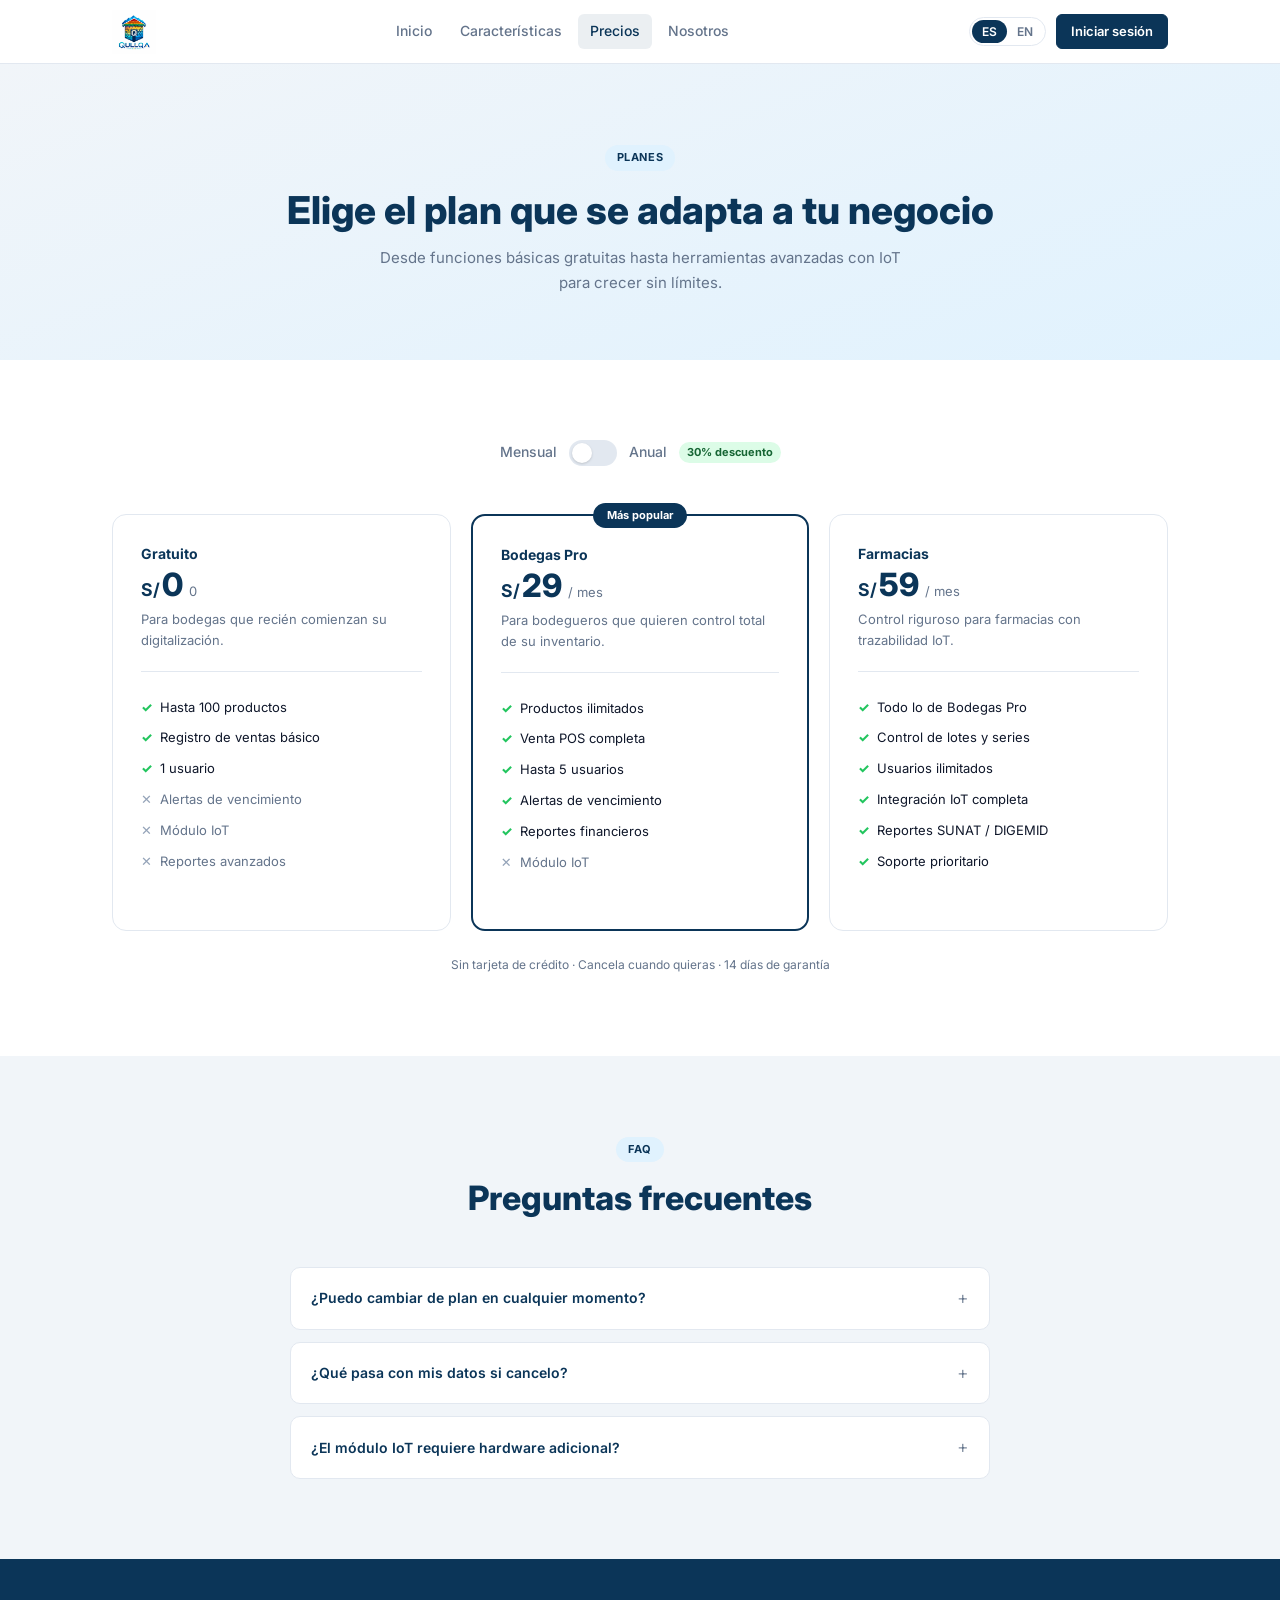
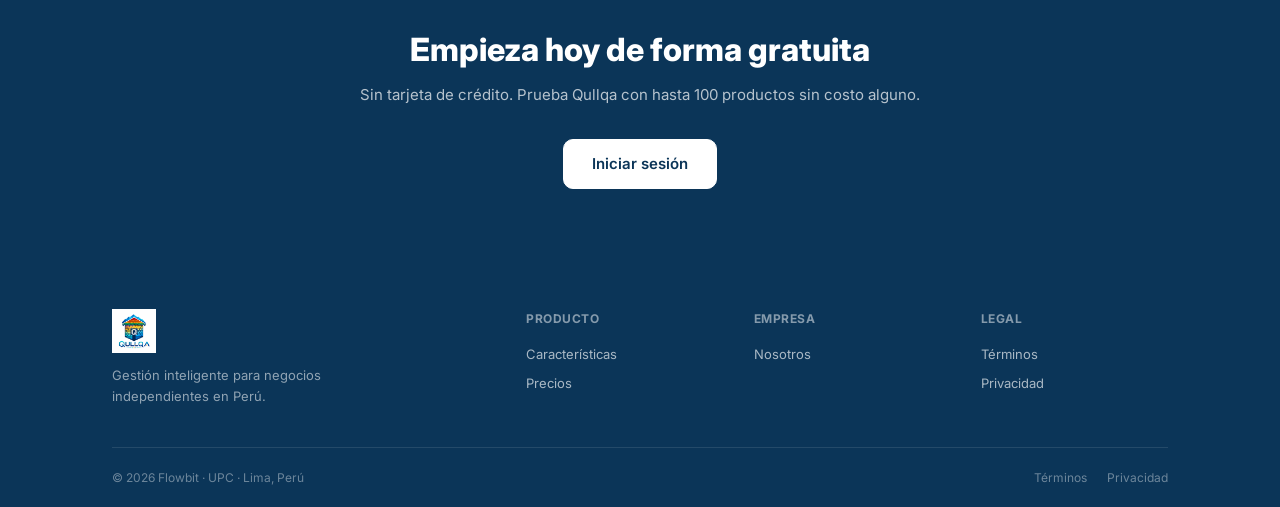
<file: pricing.html>
<!DOCTYPE html>
<html lang="es">
<head>
  <meta charset="UTF-8" />
  <meta name="viewport" content="width=device-width, initial-scale=1.0" />
  <title>Precios — Qullqa</title>
  <meta name="description" content="Planes de Qullqa para bodegas y farmacias. Desde gratuito hasta planes con IoT completo." />
  <link rel="stylesheet" href="css/styles.css" />
  <style>
    .reveal { opacity: 0; transform: translateY(18px); transition: opacity .5s ease, transform .5s ease; }
    .reveal.visible { opacity: 1; transform: none; }
    .price-val-wrap { display: flex; align-items: baseline; gap: 2px; margin-bottom: 4px; }
    .currency { font-size: 1.1rem; font-weight: 700; color: var(--primary); margin-top: 4px; }
  </style>
</head>
<body>

<!-- ══════════ NAVBAR ══════════ -->
<nav class="navbar">
  <div class="navbar-container">
    <a class="navbar-logo" href="index.html">
      <img src="logo.jpeg" alt="Qullqa" style="height:44px;width:auto;">
    </a>
    <div class="navbar-links">
      <a href="index.html" data-i18n="nav.home">Inicio</a>
      <a href="features.html" data-i18n="nav.features">Características</a>
      <a href="pricing.html" class="active" data-i18n="nav.pricing">Precios</a>
      <a href="about.html" data-i18n="nav.about">Nosotros</a>
    </div>
    <div class="navbar-actions">
      <div class="lang-switcher">
        <button class="lang-btn active" data-lang="es">ES</button>
        <button class="lang-btn" data-lang="en">EN</button>
      </div>
      <a href="https://calm-tree-02cb7940f.7.azurestaticapps.net" class="btn btn-primary btn-sm"data-i18n="login.tag">Iniciar sesión</a>
    </div>
  </div>
</nav>

<!-- ══════════ PAGE HERO ══════════ -->
<section class="pricing-page-hero">
  <div class="container">
    <span class="section-tag" data-i18n="pr.tag">Planes</span>
    <h1 class="section-title" style="font-size:clamp(1.8rem,4vw,2.4rem);margin-bottom:.75rem;" data-i18n="pr.title">
      Elige el plan que se adapta a tu negocio
    </h1>
    <p class="section-sub" style="margin:0 auto;" data-i18n="pr.sub">
      Desde funciones básicas gratuitas hasta herramientas avanzadas con IoT para crecer sin límites.
    </p>
  </div>
</section>

<!-- ══════════ PRICING CARDS ══════════ -->
<section class="pricing-section">
  <div class="container">

    <!-- Toggle mensual / anual -->
    <div class="pricing-toggle">
      <span class="toggle-label" data-i18n="pr.monthly">Mensual</span>
      <label class="toggle-switch">
        <input type="checkbox" id="billingToggle" />
        <span class="toggle-slider"></span>
      </label>
      <span class="toggle-label" data-i18n="pr.annual">Anual</span>
      <span class="toggle-badge" data-i18n="pr.discount">30% descuento</span>
    </div>

    <div class="price-grid">

      <!-- Plan 1: Gratuito -->
      <div class="price-card">
        <div class="price-plan" data-i18n="pr.p1.name">Gratuito</div>
        <div class="price-val-wrap">
          <span class="currency">S/</span>
          <span class="price-amount"><span id="price-p1">0</span></span>
          <span style="font-size:13px;color:var(--text-muted);margin-left:4px;" data-i18n-html="pr.p1.price"> / mes</span>
        </div>
        <div class="price-desc" data-i18n="pr.p1.desc">Para bodegas que recién comienzan su digitalización.</div>
        <ul class="price-features">
          <li data-i18n="pr.p1.f1">Hasta 100 productos</li>
          <li data-i18n="pr.p1.f2">Registro de ventas básico</li>
          <li data-i18n="pr.p1.f3">1 usuario</li>
          <li class="no" data-i18n="pr.p1.f4">Alertas de vencimiento</li>
          <li class="no" data-i18n="pr.p1.f5">Módulo IoT</li>
          <li class="no" data-i18n="pr.p1.f6">Reportes avanzados</li>
        </ul>
      </div>

      <!-- Plan 2: Bodegas Pro -->
      <div class="price-card featured">
        <div class="price-popular" data-i18n="pr.p2.popular">Más popular</div>
        <div class="price-plan" data-i18n="pr.p2.name">Bodegas Pro</div>
        <div class="price-val-wrap">
          <span class="currency">S/</span>
          <span class="price-amount"><span id="price-p2">29</span></span>
          <span style="font-size:13px;color:var(--text-muted);margin-left:4px;">/ mes</span>
        </div>
        <div class="price-desc" data-i18n="pr.p2.desc">Para bodegueros que quieren control total de su inventario.</div>
        <ul class="price-features">
          <li data-i18n="pr.p2.f1">Productos ilimitados</li>
          <li data-i18n="pr.p2.f2">Venta POS completa</li>
          <li data-i18n="pr.p2.f3">Hasta 5 usuarios</li>
          <li data-i18n="pr.p2.f4">Alertas de vencimiento</li>
          <li data-i18n="pr.p2.f5">Reportes financieros</li>
          <li class="no" data-i18n="pr.p2.f6">Módulo IoT</li>
        </ul>
      </div>

      <!-- Plan 3: Farmacias -->
      <div class="price-card">
        <div class="price-plan" data-i18n="pr.p3.name">Farmacias</div>
        <div class="price-val-wrap">
          <span class="currency">S/</span>
          <span class="price-amount"><span id="price-p3">59</span></span>
          <span style="font-size:13px;color:var(--text-muted);margin-left:4px;">/ mes</span>
        </div>
        <div class="price-desc" data-i18n="pr.p3.desc">Control riguroso para farmacias con trazabilidad IoT.</div>
        <ul class="price-features">
          <li data-i18n="pr.p3.f1">Todo lo de Bodegas Pro</li>
          <li data-i18n="pr.p3.f2">Control de lotes y series</li>
          <li data-i18n="pr.p3.f3">Usuarios ilimitados</li>
          <li data-i18n="pr.p3.f4">Integración IoT completa</li>
          <li data-i18n="pr.p3.f5">Reportes SUNAT / DIGEMID</li>
          <li data-i18n="pr.p3.f6">Soporte prioritario</li>
        </ul>
      </div>

    </div>

    <p class="price-note" data-i18n="pr.note">Sin tarjeta de crédito · Cancela cuando quieras · 14 días de garantía</p>
  </div>
</section>

<!-- ══════════ FAQ ══════════ -->
<section class="pricing-faq">
  <div class="container">
    <div class="section-header center">
      <span class="section-tag" data-i18n="pr.faq.tag">FAQ</span>
      <h2 class="section-title" data-i18n="pr.faq.title">Preguntas frecuentes</h2>
    </div>
    <div class="faq-list">
      <div class="faq-item">
        <div class="faq-q" data-i18n="pr.faq.q1">¿Puedo cambiar de plan en cualquier momento?</div>
        <div class="faq-a" data-i18n="pr.faq.a1">Sí. Puedes actualizar o degradar tu plan en cualquier momento desde la configuración de tu cuenta. Los cambios se aplican inmediatamente.</div>
      </div>
      <div class="faq-item">
        <div class="faq-q" data-i18n="pr.faq.q2">¿Qué pasa con mis datos si cancelo?</div>
        <div class="faq-a" data-i18n="pr.faq.a2">Tus datos se conservan durante 30 días después de la cancelación. Puedes exportar todo tu historial en cualquier momento.</div>
      </div>
      <div class="faq-item">
        <div class="faq-q" data-i18n="pr.faq.q3">¿El módulo IoT requiere hardware adicional?</div>
        <div class="faq-a" data-i18n="pr.faq.a3">El módulo IoT es compatible con sensores estándar de rastreo GPS. Te ayudamos a configurarlo en la primera semana de uso del plan Farmacias.</div>
      </div>
    </div>
  </div>
</section>

<!-- ══════════ CTA BANNER ══════════ -->
<section class="cta-banner">
  <div class="container">
    <h2 class="section-title" data-i18n="cta.title">Empieza hoy de forma gratuita</h2>
    <p class="section-sub white" data-i18n="cta.sub">Sin tarjeta de crédito. Prueba Qullqa con hasta 100 productos sin costo alguno.</p>
    <div class="cta-banner-btns">
      <a href="https://calm-tree-02cb7940f.7.azurestaticapps.net" class="btn btn-primary btn-lg" style="background:white;color:var(--primary);border-color:white;"data-i18n="login.tag">Iniciar sesión</a>
    </div>
  </div>
</section>

<!-- ══════════ FOOTER ══════════ -->
<footer class="footer">
  <div class="container">
    <div class="footer-grid">
      <div class="footer-brand">
        <a class="navbar-logo" href="index.html">
          <img src="logo.jpeg" alt="Qullqa" style="height:44px;width:auto;">
        </a>
        <p class="footer-tagline" data-i18n="ft.tagline">Gestión inteligente para negocios independientes en Perú.</p>
      </div>
      <div>
        <div class="footer-col-title" data-i18n="ft.product">Producto</div>
        <div class="footer-links-list">
          <a href="features.html" data-i18n="nav.features">Características</a>
          <a href="pricing.html" data-i18n="nav.pricing">Precios</a>
        </div>
      </div>
      <div>
        <div class="footer-col-title" data-i18n="ft.company">Empresa</div>
        <div class="footer-links-list">
          <a href="about.html" data-i18n="nav.about">Nosotros</a>
        </div>
      </div>
      <div>
        <div class="footer-col-title" data-i18n="ft.legal">Legal</div>
        <div class="footer-links-list">
          <a href="#" data-i18n="ft.terms">Términos</a>
          <a href="#" data-i18n="ft.privacy">Privacidad</a>
        </div>
      </div>
    </div>
    <div class="footer-bottom">
      <span class="footer-copy" data-i18n="ft.copy">© 2026 Flowbit · UPC · Lima, Perú</span>
      <div class="footer-legal">
        <a href="#" data-i18n="ft.terms">Términos</a>
        <a href="#" data-i18n="ft.privacy">Privacidad</a>
      </div>
    </div>
  </div>
</footer>

<script src="js/i18n.js"></script>
<script src="js/main.js"></script>
</body>
</html>
</file>
<file: css/styles.css>
/* ============================================================
   QULLQA LANDING PAGE — STYLESHEET
   Startup: Flowbit · UPC · Lima, Perú · 2026
   Style Guide: Qullqa Brand Guidelines
   ============================================================ */

/* 1. FONTS -------------------------------------------------- */
@import url('https://fonts.googleapis.com/css2?family=Orbitron:wght@400;600;700;800;900&family=Inter:wght@300;400;500;600;700;800&display=swap');

/* 2. RESET -------------------------------------------------- */
*, *::before, *::after { box-sizing: border-box; margin: 0; padding: 0; }
html { scroll-behavior: smooth; }
img, svg { display: block; max-width: 100%; }
a { text-decoration: none; }
button { font-family: inherit; cursor: pointer; }
ul { list-style: none; }

/* 3. CSS VARIABLES — QULLQA PALETTE ------------------------ */
:root {
  /* Primary — Azul profundo */
  --primary:       #0B3558;
  --primary-dark:  #082843;
  --primary-hover: #0d3f6b;
  --primary-alpha: rgba(11, 53, 88, 0.08);
  --primary-alpha2: rgba(11, 53, 88, 0.15);

  /* Secondary — Gris azulado */
  --gray:          #64748B;
  --gray-light:    #94A3B8;
  --gray-border:   #E2E8F0;
  --gray-100:      #F1F5F9;
  --gray-50:       #F4F6F9;
  --off-white:     #FAFAF7;

  /* Semantic colors */
  --danger:        #EF4444;
  --danger-light:  #FEE2E2;
  --warning:       #FACC15;
  --warning-light: #FEF3C7;
  --success:       #22C55E;
  --success-light: #DCFCE7;

  /* Background accents */
  --bg-blue:   #E0F2FE;
  --bg-cream:  #FEF3C7;

  /* Text */
  --text:      #0F172A;
  --text-muted:#64748B;
  --white:     #FFFFFF;

  /* Shadows */
  --shadow-sm: 0 1px 2px rgba(0,0,0,.06), 0 1px 3px rgba(0,0,0,.1);
  --shadow:    0 2px 8px rgba(11,53,88,.08), 0 1px 3px rgba(11,53,88,.05);
  --shadow-md: 0 4px 16px rgba(11,53,88,.1), 0 2px 6px rgba(11,53,88,.06);
  --shadow-lg: 0 10px 30px rgba(11,53,88,.12), 0 4px 10px rgba(11,53,88,.07);

  /* Radii */
  --r-xs: 4px;
  --r-sm: 6px;
  --r:    10px;
  --r-md: 14px;
  --r-lg: 20px;
  --r-xl: 28px;
  --r-full: 9999px;

  /* Spacing */
  --section-y: 5rem;
  --container: 1120px;
  --navbar-h: 64px;
}

/* 4. BASE / TYPOGRAPHY ------------------------------------- */
body {
  font-family: 'Inter', 'Segoe UI', system-ui, sans-serif;
  font-size: 15px;
  color: var(--text);
  background: var(--white);
  line-height: 1.6;
  -webkit-font-smoothing: antialiased;
}

.brand-font {
  font-family: 'Orbitron', 'Segoe UI Emoji', sans-serif;
  letter-spacing: 0.5px;
}

h1, h2, h3, h4 { line-height: 1.2; font-weight: 700; color: var(--primary); }
p { color: var(--text-muted); line-height: 1.7; }

/* 5. LAYOUT ------------------------------------------------ */
.container {
  max-width: var(--container);
  margin: 0 auto;
  padding: 0 2rem;
}
section { padding: var(--section-y) 0; }

/* 6. NAVBAR ------------------------------------------------ */
.navbar {
  position: sticky;
  top: 0;
  z-index: 200;
  background: rgba(255,255,255,0.95);
  backdrop-filter: blur(10px);
  border-bottom: 1px solid var(--gray-border);
  height: var(--navbar-h);
}
.navbar-container {
  max-width: var(--container);
  margin: 0 auto;
  padding: 0 2rem;
  height: 100%;
  display: flex;
  align-items: center;
  justify-content: space-between;
  gap: 2rem;
}
.navbar-logo {
  display: flex;
  align-items: center;
  gap: 10px;
  flex-shrink: 0;
}
.logo-icon {
  width: 38px; height: 38px;
  background: var(--primary);
  border-radius: var(--r-sm);
  display: flex;
  align-items: center;
  justify-content: center;
  flex-shrink: 0;
}
.logo-svg { width: 22px; height: 22px; }
.logo-name {
  font-family: 'Orbitron', sans-serif;
  font-size: 16px;
  font-weight: 700;
  color: var(--primary);
  letter-spacing: 1px;
}
.navbar-links {
  display: flex;
  gap: 0.25rem;
  align-items: center;
}
.navbar-links a {
  font-size: 14px;
  font-weight: 500;
  color: var(--text-muted);
  padding: 6px 12px;
  border-radius: var(--r-sm);
  transition: color .15s, background .15s;
}
.navbar-links a:hover,
.navbar-links a.active { color: var(--primary); background: var(--primary-alpha); }
.navbar-actions {
  display: flex;
  align-items: center;
  gap: 10px;
  flex-shrink: 0;
}

/* 7. BUTTONS ----------------------------------------------- */
.btn {
  display: inline-flex;
  align-items: center;
  justify-content: center;
  gap: 7px;
  font-size: 14px;
  font-weight: 600;
  border-radius: var(--r-sm);
  border: none;
  padding: 9px 20px;
  transition: all .18s;
  cursor: pointer;
  white-space: nowrap;
}
.btn-primary {
  background: var(--primary);
  color: var(--white);
  border: 1.5px solid var(--primary);
}
.btn-primary:hover { background: var(--primary-hover); border-color: var(--primary-hover); transform: translateY(-1px); box-shadow: var(--shadow-md); }
.btn-outline {
  background: transparent;
  color: var(--primary);
  border: 1.5px solid var(--primary);
}
.btn-outline:hover { background: var(--primary-alpha); transform: translateY(-1px); }
.btn-ghost {
  background: transparent;
  color: var(--text-muted);
  border: 1px solid var(--gray-border);
}
.btn-ghost:hover { color: var(--primary); border-color: var(--primary); }
.btn-light {
  background: rgba(255,255,255,.12);
  color: var(--white);
  border: 1px solid rgba(255,255,255,.25);
}
.btn-light:hover { background: rgba(255,255,255,.22); }
.btn-lg { padding: 12px 28px; font-size: 15px; border-radius: var(--r); }
.btn-sm { padding: 6px 14px; font-size: 13px; }
.btn-full { width: 100%; }

/* 8. BADGES & TAGS ----------------------------------------- */
.section-tag {
  display: inline-block;
  background: var(--bg-blue);
  color: var(--primary);
  font-size: 11px;
  font-weight: 700;
  padding: 4px 12px;
  border-radius: var(--r-full);
  text-transform: uppercase;
  letter-spacing: 0.6px;
  margin-bottom: 1rem;
}
.section-tag.warning { background: var(--warning-light); color: #92400e; }
.section-tag.success { background: var(--success-light); color: #166534; }
.section-tag.white   { background: rgba(255,255,255,.12); color: rgba(255,255,255,.85); }

.pill {
  display: inline-flex;
  align-items: center;
  gap: 7px;
  background: var(--white);
  border: 1px solid var(--gray-border);
  color: var(--text-muted);
  font-size: 12px;
  font-weight: 500;
  padding: 5px 14px;
  border-radius: var(--r-full);
  margin-bottom: 1.25rem;
}
.pill-dot {
  width: 7px; height: 7px;
  border-radius: 50%;
  background: var(--success);
  flex-shrink: 0;
}

/* 9. SECTION HEADERS --------------------------------------- */
.section-header { margin-bottom: 3rem; }
.section-header.center { text-align: center; }
.section-header.center .section-sub { margin-inline: auto; }
.section-title {
  font-size: clamp(1.6rem, 3vw, 2.1rem);
  font-weight: 800;
  color: var(--primary);
  line-height: 1.2;
  margin-bottom: 0.75rem;
}
.section-title em { font-style: normal; color: var(--success); }
.section-title.white { color: var(--white); }
.section-sub {
  font-size: 15px;
  color: var(--text-muted);
  line-height: 1.7;
  max-width: 540px;
}
.section-sub.white { color: rgba(255,255,255,.7); max-width: 100%; }

/* 10. HERO SECTION ----------------------------------------- */
.hero {
  padding: 5rem 0 4rem;
  background: linear-gradient(135deg, #F4F6F9 0%, #E8F4F9 60%, var(--bg-blue) 100%);
  overflow: hidden;
}
.hero-grid {
  display: grid;
  grid-template-columns: 1fr 1fr;
  gap: 4rem;
  align-items: center;
}
.hero-copy { max-width: 520px; }
.hero-title {
  font-size: clamp(2rem, 4vw, 2.8rem);
  font-weight: 800;
  color: var(--primary);
  line-height: 1.15;
  margin-bottom: 1.25rem;
}
.hero-title .highlight { color: var(--success); }
.hero-desc {
  font-size: 16px;
  color: var(--text-muted);
  line-height: 1.75;
  margin-bottom: 2rem;
  max-width: 440px;
}
.hero-btns {
  display: flex;
  gap: 12px;
  flex-wrap: wrap;
  margin-bottom: 2.5rem;
}
.hero-stats {
  display: flex;
  gap: 2rem;
  flex-wrap: wrap;
  padding-top: 1.5rem;
  border-top: 1px solid var(--gray-border);
}
.hero-stat {}
.stat-val {
  font-size: 1.6rem;
  font-weight: 800;
  color: var(--primary);
  line-height: 1;
  margin-bottom: 3px;
}
.stat-lbl { font-size: 12px; color: var(--text-muted); }

/* 10a. DASHBOARD MOCKUP (Hero visual) */
.hero-visual {
  background: var(--white);
  border-radius: var(--r-md);
  border: 1px solid var(--gray-border);
  box-shadow: var(--shadow-lg);
  overflow: hidden;
}
.hv-topbar {
  background: var(--primary);
  padding: 10px 16px;
  display: flex;
  align-items: center;
  gap: 8px;
}
.hv-dot { width: 9px; height: 9px; border-radius: 50%; }
.hv-title { font-size: 11px; color: rgba(255,255,255,.65); margin-left: 6px; font-weight: 500; }
.hv-body { padding: 16px; }
.hv-label { font-size: 11px; font-weight: 700; color: var(--primary); margin-bottom: 10px; }
.hv-cards { display: grid; grid-template-columns: repeat(4, 1fr); gap: 8px; margin-bottom: 14px; }
.hv-card {
  background: var(--gray-50);
  border-radius: var(--r-sm);
  padding: 10px;
  border: 1px solid var(--gray-border);
}
.hv-card-lbl { font-size: 9px; color: var(--text-muted); margin-bottom: 5px; font-weight: 500; }
.hv-card-val { font-size: 17px; font-weight: 800; color: var(--primary); }
.hv-card-val.warn   { color: #D97706; }
.hv-card-val.danger { color: var(--danger); }
.hv-card-val.green  { color: var(--success); }
.hv-chart-lbl { font-size: 9px; color: var(--text-muted); margin-bottom: 8px; font-weight: 500; }
.hv-bars { display: flex; align-items: flex-end; gap: 5px; height: 52px; }
.hv-bar {
  flex: 1;
  background: var(--primary);
  border-radius: 3px 3px 0 0;
  opacity: 0.75;
  transition: opacity .2s;
}

.hv-bar:hover { opacity: 1; }
.hv-days { display: flex; justify-content: space-between; font-size: 8.5px; color: var(--text-muted); margin-top: 4px; }
.hv-alert {
  margin-top: 12px;
  background: var(--danger-light);
  border: 1px solid #FECACA;
  border-radius: var(--r-sm);
  padding: 8px 10px;
  display: flex;
  align-items: center;
  gap: 8px;
}
.hv-alert-text { font-size: 10px; color: #991B1B; font-weight: 500; }
.hv-alert-badge {
  margin-left: auto;
  background: var(--danger);
  color: white;
  font-size: 9px;
  font-weight: 700;
  padding: 2px 7px;
  border-radius: var(--r-full);
}
.hv-alert-warn {
  margin-top: 6px;
  background: var(--warning-light);
  border: 1px solid #FDE68A;
  border-radius: var(--r-sm);
  padding: 8px 10px;
  display: flex;
  align-items: center;
  gap: 8px;
}
.hv-alert-warn .hv-alert-text { color: #92400E; }
.hv-alert-warn .hv-alert-badge { background: #D97706; }

/* 11. STATS BAR -------------------------------------------- */
.stats-bar {
  background: var(--primary);
  padding: 1.5rem 0;
}
.stats-bar-inner {
  display: flex;
  justify-content: space-around;
  align-items: center;
  flex-wrap: wrap;
  gap: 2rem;
}
.stats-bar-item { text-align: center; }
.stats-bar-val {
  font-size: 1.8rem;
  font-weight: 800;
  color: var(--white);
  line-height: 1;
  margin-bottom: 4px;
}
.stats-bar-lbl { font-size: 12px; color: rgba(255,255,255,.6); }

/* 12. SEGMENTS SECTION ------------------------------------- */
.segments { background: var(--bg-blue); padding: 3rem 0; }
.segments-label { font-size: 14px; font-weight: 700; color: var(--primary); text-align: center; margin-bottom: 1.25rem; }
.segments-grid { display: grid; grid-template-columns: 1fr 1fr; gap: 16px; }
.seg-card {
  background: var(--white);
  border: 1px solid var(--gray-border);
  border-radius: var(--r);
  padding: 1.25rem 1.5rem;
  display: flex;
  gap: 1rem;
  align-items: flex-start;
  box-shadow: var(--shadow-sm);
  transition: box-shadow .2s, transform .2s;
}
.seg-card:hover { box-shadow: var(--shadow-md); transform: translateY(-2px); }
.seg-icon { font-size: 2rem; flex-shrink: 0; }
.seg-name { font-size: 15px; font-weight: 700; color: var(--primary); margin-bottom: 5px; }
.seg-desc { font-size: 13px; color: var(--text-muted); line-height: 1.55; }

/* 13. FEATURES SECTION ------------------------------------- */
.features-section { background: var(--white); }
.features-grid { display: grid; grid-template-columns: repeat(3, 1fr); gap: 20px; }
.feat-card {
  background: var(--gray-50);
  border: 1px solid var(--gray-border);
  border-radius: var(--r);
  padding: 1.5rem;
  transition: box-shadow .2s, transform .2s;
}
.feat-card:hover { box-shadow: var(--shadow-md); transform: translateY(-2px); }
.feat-icon-wrap {
  width: 44px; height: 44px;
  border-radius: var(--r-sm);
  display: flex;
  align-items: center;
  justify-content: center;
  font-size: 20px;
  margin-bottom: 1rem;
}
.feat-icon-wrap.blue   { background: var(--bg-blue); }
.feat-icon-wrap.green  { background: var(--success-light); }
.feat-icon-wrap.yellow { background: var(--warning-light); }
.feat-icon-wrap.red    { background: var(--danger-light); }
.feat-icon-wrap.navy   { background: var(--primary-alpha); }
.feat-icon-wrap.cream  { background: var(--bg-cream); }
.feat-name { font-size: 15px; font-weight: 700; color: var(--primary); margin-bottom: 6px; }
.feat-desc { font-size: 13px; color: var(--text-muted); line-height: 1.6; }
.feat-tag {
  display: inline-block;
  margin-top: 12px;
  background: var(--primary-alpha);
  color: var(--primary);
  font-size: 11px;
  font-weight: 600;
  padding: 3px 10px;
  border-radius: var(--r-full);
}

/* 14. PORTFOLIO / SCREENSHOTS ----------------------------- */
.portfolio-section { background: var(--gray-100); }
.port-tabs {
  display: flex;
  gap: 8px;
  margin-bottom: 2rem;
  flex-wrap: wrap;
}
.port-tab {
  padding: 7px 16px;
  border-radius: var(--r-full);
  font-size: 13px;
  font-weight: 500;
  border: 1px solid var(--gray-border);
  background: var(--white);
  color: var(--text-muted);
  cursor: pointer;
  transition: all .15s;
}
.port-tab.active, .port-tab:hover { background: var(--primary); color: var(--white); border-color: var(--primary); }
.port-grid { display: grid; grid-template-columns: repeat(2, 1fr); gap: 20px; }
.port-item {
  background: var(--white);
  border: 1px solid var(--gray-border);
  border-radius: var(--r);
  overflow: hidden;
  box-shadow: var(--shadow-sm);
  transition: box-shadow .2s;
}
.port-item:hover { box-shadow: var(--shadow-md); }
.port-screen { background: var(--gray-50); padding: 12px; border-bottom: 1px solid var(--gray-border); }
.port-mini-bar {
  display: flex; align-items: center; gap: 5px;
  background: var(--primary); border-radius: var(--r-xs) var(--r-xs) 0 0;
  padding: 7px 10px;
}
.port-mini-dot { width: 6px; height: 6px; border-radius: 50%; background: rgba(255,255,255,.35); }
.port-mini-body {
  background: var(--white);
  border: 1px solid var(--gray-border);
  border-top: none;
  border-radius: 0 0 var(--r-xs) var(--r-xs);
  padding: 10px;
  min-height: 72px;
}
.port-mini-title { font-size: 9px; font-weight: 700; color: var(--primary); margin-bottom: 7px; }
.port-mini-row { display: flex; gap: 5px; margin-bottom: 5px; }
.port-mini-cell { flex: 1; height: 8px; background: var(--gray-100); border-radius: var(--r-xs); }
.port-mini-cell.filled { background: #B3D4F4; }
.port-mini-cell.green  { background: #86EFB8; }
.port-mini-cell.warn   { background: #FDE68A; }
.port-mini-cell.red    { background: #FECACA; }
.port-info { padding: 14px; }
.port-info-name { font-size: 14px; font-weight: 700; color: var(--primary); margin-bottom: 3px; }
.port-info-desc { font-size: 12px; color: var(--text-muted); }

/* 15. VIDEO SECTION ---------------------------------------- */
.video-section {
  padding: 5rem 0;
  background: var(--white);
}
.video-wrapper {
  position: relative;
  padding-bottom: 56.25%; /* 16:9 */
  height: 0;
  overflow: hidden;
  border-radius: 14px;
  box-shadow: 0 8px 32px rgba(11,53,88,.12);
  margin-top: 2.5rem;
}
.video-wrapper iframe {
  position: absolute;
  top: 0; left: 0;
  width: 100%; height: 100%;
  border: none;
}

/* 16. CTA BANNER ------------------------------------------- */
.cta-banner {
  background: var(--primary);
  padding: 4.5rem 0;
  text-align: center;
}
.cta-banner .section-title { color: var(--white); font-size: 2rem; }
.cta-banner .section-sub { color: rgba(255,255,255,.7); margin: 0 auto 2rem; }
.cta-banner-btns { display: flex; justify-content: center; gap: 14px; flex-wrap: wrap; }

/* 16. PRICING SECTION -------------------------------------- */
.pricing-section { background: var(--white); }
.pricing-toggle {
  display: flex;
  align-items: center;
  justify-content: center;
  gap: 12px;
  margin-bottom: 3rem;
}
.toggle-label { font-size: 14px; color: var(--text-muted); font-weight: 500; }
.toggle-switch {
  position: relative; width: 48px; height: 26px; cursor: pointer;
}
.toggle-switch input { opacity: 0; width: 0; height: 0; }
.toggle-slider {
  position: absolute; inset: 0;
  background: var(--gray-border);
  border-radius: var(--r-full);
  transition: .3s;
}
.toggle-slider::before {
  content: '';
  position: absolute;
  left: 3px; top: 3px;
  width: 20px; height: 20px;
  background: var(--white);
  border-radius: 50%;
  transition: .3s;
  box-shadow: var(--shadow-sm);
}
.toggle-switch input:checked + .toggle-slider { background: var(--primary); }
.toggle-switch input:checked + .toggle-slider::before { transform: translateX(22px); }
.toggle-badge {
  background: var(--success-light);
  color: #166534;
  font-size: 11px;
  font-weight: 700;
  padding: 2px 8px;
  border-radius: var(--r-full);
}
.price-grid { display: grid; grid-template-columns: repeat(3, 1fr); gap: 20px; }
.price-card {
  border: 1px solid var(--gray-border);
  border-radius: var(--r-md);
  padding: 1.75rem;
  position: relative;
  transition: box-shadow .2s;
}
.price-card:hover { box-shadow: var(--shadow-md); }
.price-card.featured { border: 2px solid var(--primary); }
.price-popular {
  position: absolute; top: -13px; left: 50%; transform: translateX(-50%);
  background: var(--primary);
  color: var(--white);
  font-size: 11px; font-weight: 700;
  padding: 4px 14px;
  border-radius: var(--r-full);
  white-space: nowrap;
}
.price-plan { font-size: 14px; font-weight: 700; color: var(--primary); margin-bottom: 4px; }
.price-amount {
  font-size: 2rem;
  font-weight: 800;
  color: var(--primary);
  line-height: 1;
  margin-bottom: 4px;
}
.price-amount .currency { font-size: 1rem; font-weight: 600; vertical-align: super; line-height: 0; }
.price-amount .period { font-size: 13px; font-weight: 400; color: var(--text-muted); }
.price-desc { font-size: 13px; color: var(--text-muted); margin-bottom: 1.25rem; padding-bottom: 1.25rem; border-bottom: 1px solid var(--gray-border); }
.price-features { margin-bottom: 1.5rem; }
.price-features li {
  font-size: 13px;
  color: var(--text);
  padding: 5px 0;
  display: flex;
  align-items: center;
  gap: 8px;
}
.price-features li::before { content: '✓'; color: var(--success); font-weight: 800; flex-shrink: 0; }
.price-features li.no::before { content: '✕'; color: var(--gray-light); }
.price-features li.no { color: var(--text-muted); }
.price-note { text-align: center; font-size: 12px; color: var(--text-muted); margin-top: 1.5rem; }

/* 17. ABOUT / TEAM ----------------------------------------- */
.about-hero { background: var(--primary); padding: 5rem 0; text-align: center; }
.about-hero .section-title { color: var(--white); font-size: clamp(1.8rem, 4vw, 2.6rem); margin-bottom: 1rem; }
.about-hero .section-sub { color: rgba(255,255,255,.7); margin: 0 auto; font-size: 16px; }
.mission-grid { display: grid; grid-template-columns: 1fr 1fr; gap: 20px; margin-top: 2rem; }
.mission-card {
  background: rgba(255,255,255,.07);
  border: 1px solid rgba(255,255,255,.15);
  border-radius: var(--r);
  padding: 1.5rem;
}
.mission-card-icon { font-size: 1.75rem; margin-bottom: 0.75rem; }
.mission-card-title { font-size: 16px; font-weight: 700; color: var(--white); margin-bottom: 0.5rem; }
.mission-card-text { font-size: 13px; color: rgba(255,255,255,.65); line-height: 1.65; }
.values-row { display: flex; flex-wrap: wrap; gap: 10px; margin-top: 2.5rem; justify-content: center; }
.value-chip {
  background: rgba(255,255,255,.1);
  border: 1px solid rgba(255,255,255,.2);
  color: rgba(255,255,255,.85);
  font-size: 13px;
  font-weight: 500;
  padding: 6px 16px;
  border-radius: var(--r-full);
}
.team-section { background: var(--gray-100); }
.team-grid { display: grid; grid-template-columns: repeat(5, 1fr); gap: 16px; }
.team-card {
  background: var(--white);
  border: 1px solid var(--gray-border);
  border-radius: var(--r);
  padding: 1.5rem 1rem;
  text-align: center;
  box-shadow: var(--shadow-sm);
  transition: box-shadow .2s, transform .2s;
}
.team-card:hover { box-shadow: var(--shadow-md); transform: translateY(-3px); }
.team-avatar {
  width: 60px; height: 60px;
  border-radius: 50%;
  background: var(--primary-alpha);
  display: flex;
  align-items: center;
  justify-content: center;
  font-size: 1.5rem;
  margin: 0 auto 1rem;
  border: 2px solid var(--bg-blue);
}
.team-name { font-size: 13px; font-weight: 700; color: var(--primary); margin-bottom: 3px; }
.team-role { font-size: 11px; color: var(--text-muted); line-height: 1.4; }
.team-badge {
  display: inline-block;
  margin-top: 8px;
  background: var(--bg-blue);
  color: var(--primary);
  font-size: 10px;
  font-weight: 600;
  padding: 2px 8px;
  border-radius: var(--r-full);
}
.startup-section { background: var(--white); }
.startup-grid { display: grid; grid-template-columns: 1fr 1fr; gap: 3rem; align-items: center; }
.startup-text .section-title { margin-bottom: 1rem; }
.startup-text .section-sub { margin-bottom: 1.5rem; }
.startup-stats { display: grid; grid-template-columns: 1fr 1fr; gap: 16px; }
.startup-stat {
  background: var(--gray-100);
  border: 1px solid var(--gray-border);
  border-radius: var(--r);
  padding: 1.25rem;
}
.startup-stat-val { font-size: 1.75rem; font-weight: 800; color: var(--primary); line-height: 1; margin-bottom: 4px; }
.startup-stat-lbl { font-size: 12px; color: var(--text-muted); }

/* 18. FEATURES PAGE ---------------------------------------- */
.features-page-hero {
  background: linear-gradient(160deg, var(--primary) 0%, #0d4a7a 100%);
  padding: 5rem 0 4rem;
  text-align: center;
}
.features-page-hero .section-title { color: var(--white); font-size: clamp(1.8rem, 4vw, 2.5rem); }
.features-page-hero .section-sub { color: rgba(255,255,255,.7); margin: 0 auto; font-size: 16px; }
.features-full-grid { display: grid; grid-template-columns: repeat(3, 1fr); gap: 24px; }
.feat-full-card {
  background: var(--white);
  border: 1px solid var(--gray-border);
  border-radius: var(--r-md);
  padding: 2rem;
  box-shadow: var(--shadow-sm);
  transition: box-shadow .2s, transform .2s;
}
.feat-full-card:hover { box-shadow: var(--shadow-lg); transform: translateY(-3px); }
.feat-full-icon {
  width: 52px; height: 52px;
  border-radius: var(--r);
  display: flex;
  align-items: center;
  justify-content: center;
  font-size: 24px;
  margin-bottom: 1.25rem;
}
.feat-full-name { font-size: 17px; font-weight: 700; color: var(--primary); margin-bottom: 8px; }
.feat-full-desc { font-size: 14px; color: var(--text-muted); line-height: 1.7; margin-bottom: 1rem; }
.feat-full-tag {
  display: inline-block;
  background: var(--primary-alpha);
  color: var(--primary);
  font-size: 11px;
  font-weight: 600;
  padding: 4px 12px;
  border-radius: var(--r-full);
}
.how-section { background: var(--gray-100); }
.how-steps { display: grid; grid-template-columns: repeat(4, 1fr); gap: 20px; margin-top: 2rem; }
.how-step { text-align: center; padding: 1.5rem 1rem; }
.how-step-num {
  width: 44px; height: 44px;
  border-radius: 50%;
  background: var(--primary);
  color: var(--white);
  font-size: 16px;
  font-weight: 800;
  display: flex;
  align-items: center;
  justify-content: center;
  margin: 0 auto 1rem;
  font-family: 'Orbitron', sans-serif;
}
.how-step-title { font-size: 14px; font-weight: 700; color: var(--primary); margin-bottom: 6px; }
.how-step-desc { font-size: 13px; color: var(--text-muted); line-height: 1.55; }

/* 19. PRICING PAGE ----------------------------------------- */
.pricing-page-hero {
  background: linear-gradient(160deg, var(--gray-100) 0%, var(--bg-blue) 100%);
  padding: 5rem 0 4rem;
  text-align: center;
}
.pricing-faq { background: var(--gray-100); }
.faq-list { max-width: 700px; margin: 0 auto; display: flex; flex-direction: column; gap: 12px; }
.faq-item {
  background: var(--white);
  border: 1px solid var(--gray-border);
  border-radius: var(--r);
  overflow: hidden;
}
.faq-q {
  padding: 1rem 1.25rem;
  font-size: 14px;
  font-weight: 600;
  color: var(--primary);
  cursor: pointer;
  display: flex;
  justify-content: space-between;
  align-items: center;
  user-select: none;
}
.faq-q::after { content: '+'; font-size: 18px; font-weight: 300; color: var(--text-muted); transition: transform .2s; }
.faq-item.open .faq-q::after { content: '−'; }
.faq-a {
  display: none;
  padding: 0 1.25rem 1rem;
  font-size: 13px;
  color: var(--text-muted);
  line-height: 1.65;
  border-top: 1px solid var(--gray-border);
}
.faq-item.open .faq-a { display: block; padding-top: 0.75rem; }

/* 20. CONTACT SECTION -------------------------------------- */
.contact-section { background: var(--gray-100); }
.contact-grid { display: grid; grid-template-columns: 1fr 1.2fr; gap: 3rem; }
.contact-item {
  display: flex;
  gap: 14px;
  align-items: flex-start;
  margin-bottom: 1.5rem;
}
.contact-icon-wrap {
  width: 40px; height: 40px;
  background: var(--bg-blue);
  border-radius: var(--r-sm);
  display: flex;
  align-items: center;
  justify-content: center;
  font-size: 18px;
  flex-shrink: 0;
}
.contact-item-title { font-size: 14px; font-weight: 700; color: var(--primary); margin-bottom: 3px; }
.contact-item-val { font-size: 13px; color: var(--text-muted); }
.contact-demo {
  background: var(--white);
  border: 1px solid var(--gray-border);
  border-radius: var(--r);
  padding: 1.25rem;
  margin-top: 1.5rem;
}
.contact-form {
  background: var(--white);
  border: 1px solid var(--gray-border);
  border-radius: var(--r-md);
  padding: 2rem;
  box-shadow: var(--shadow-sm);
}
.form-title { font-size: 16px; font-weight: 700; color: var(--primary); margin-bottom: 1.25rem; }
.form-row { display: grid; grid-template-columns: 1fr 1fr; gap: 12px; margin-bottom: 12px; }
.form-group { margin-bottom: 12px; }
.form-label {
  display: block;
  font-size: 11px;
  font-weight: 700;
  color: var(--text-muted);
  text-transform: uppercase;
  letter-spacing: 0.4px;
  margin-bottom: 5px;
}
.form-input, .form-select, .form-textarea {
  width: 100%;
  padding: 9px 13px;
  border: 1px solid var(--gray-border);
  border-radius: var(--r-sm);
  font-size: 14px;
  font-family: inherit;
  color: var(--text);
  background: var(--gray-50);
  transition: border-color .15s, box-shadow .15s;
  outline: none;
}
.form-input:focus, .form-select:focus, .form-textarea:focus {
  border-color: var(--primary);
  box-shadow: 0 0 0 3px var(--primary-alpha);
  background: var(--white);
}
.form-textarea { resize: vertical; min-height: 90px; }

/* 21. FOOTER ----------------------------------------------- */
.footer {
  background: var(--primary);
  padding: 3rem 0 0;
}
.footer-grid {
  display: grid;
  grid-template-columns: 2fr 1fr 1fr 1fr;
  gap: 2.5rem;
  padding-bottom: 2.5rem;
  border-bottom: 1px solid rgba(255,255,255,.1);
}
.footer-brand .logo-name { color: var(--white); }
.footer-tagline {
  font-size: 13px;
  color: rgba(255,255,255,.55);
  line-height: 1.6;
  margin-top: 0.75rem;
  max-width: 240px;
}
.footer-col-title {
  font-size: 12px;
  font-weight: 700;
  text-transform: uppercase;
  letter-spacing: 0.5px;
  color: rgba(255,255,255,.5);
  margin-bottom: 1rem;
}
.footer-links-list { display: flex; flex-direction: column; gap: 8px; }
.footer-links-list a {
  font-size: 13px;
  color: rgba(255,255,255,.65);
  transition: color .15s;
}
.footer-links-list a:hover { color: var(--white); }
.footer-bottom {
  padding: 1.25rem 0;
  display: flex;
  justify-content: space-between;
  align-items: center;
  flex-wrap: wrap;
  gap: 8px;
}
.footer-copy { font-size: 12px; color: rgba(255,255,255,.4); }
.footer-legal { display: flex; gap: 1.25rem; }
.footer-legal a { font-size: 12px; color: rgba(255,255,255,.4); transition: color .15s; }
.footer-legal a:hover { color: rgba(255,255,255,.8); }

/* 22. LANGUAGE SWITCHER ------------------------------------ */
.lang-switcher {
  display: flex;
  align-items: center;
  gap: 0;
  border: 1px solid var(--gray-border);
  border-radius: var(--r-full);
  overflow: hidden;
  padding: 2px;
}
.lang-btn {
  background: none;
  border: none;
  padding: 4px 10px;
  font-size: 12px;
  font-weight: 600;
  color: var(--text-muted);
  cursor: pointer;
  border-radius: var(--r-full);
  transition: all .15s;
  font-family: inherit;
}
.lang-btn.active, .lang-btn:hover { background: var(--primary); color: var(--white); }

/* 23. UTILITY ---------------------------------------------- */
.sr-only { position: absolute; width: 1px; height: 1px; padding: 0; margin: -1px; overflow: hidden; clip: rect(0,0,0,0); white-space: nowrap; border: 0; }
.text-center { text-align: center; }
.mt-2 { margin-top: .5rem; }
.mt-4 { margin-top: 1rem; }
.mt-8 { margin-top: 2rem; }
.mb-4 { margin-bottom: 1rem; }
.mb-8 { margin-bottom: 2rem; }

/* 24. RESPONSIVE ------------------------------------------- */
@media (max-width: 1024px) {
  .features-full-grid { grid-template-columns: repeat(2, 1fr); }
  .team-grid { grid-template-columns: repeat(3, 1fr); }
  .footer-grid { grid-template-columns: 1fr 1fr; }
}
@media (max-width: 768px) {
  :root { --section-y: 3.5rem; }
  .hero-grid { grid-template-columns: 1fr; }
  .hero-visual { display: none; }
  .segments-grid { grid-template-columns: 1fr; }
  .features-grid { grid-template-columns: 1fr 1fr; }
  .features-full-grid { grid-template-columns: 1fr; }
  .price-grid { grid-template-columns: 1fr; }
  .contact-grid { grid-template-columns: 1fr; }
  .startup-grid { grid-template-columns: 1fr; }
  .mission-grid { grid-template-columns: 1fr; }
  .team-grid { grid-template-columns: repeat(2, 1fr); }
  .how-steps { grid-template-columns: 1fr 1fr; }
  .navbar-links { display: none; }
  .footer-grid { grid-template-columns: 1fr; }
  .port-grid { grid-template-columns: 1fr; }
  .form-row { grid-template-columns: 1fr; }
}
@media (max-width: 480px) {
  .features-grid { grid-template-columns: 1fr; }
  .how-steps { grid-template-columns: 1fr; }
  .team-grid { grid-template-columns: 1fr 1fr; }
  .stats-bar-inner { gap: 1rem; }
  .hero-stats { gap: 1rem; }
}
</file>
